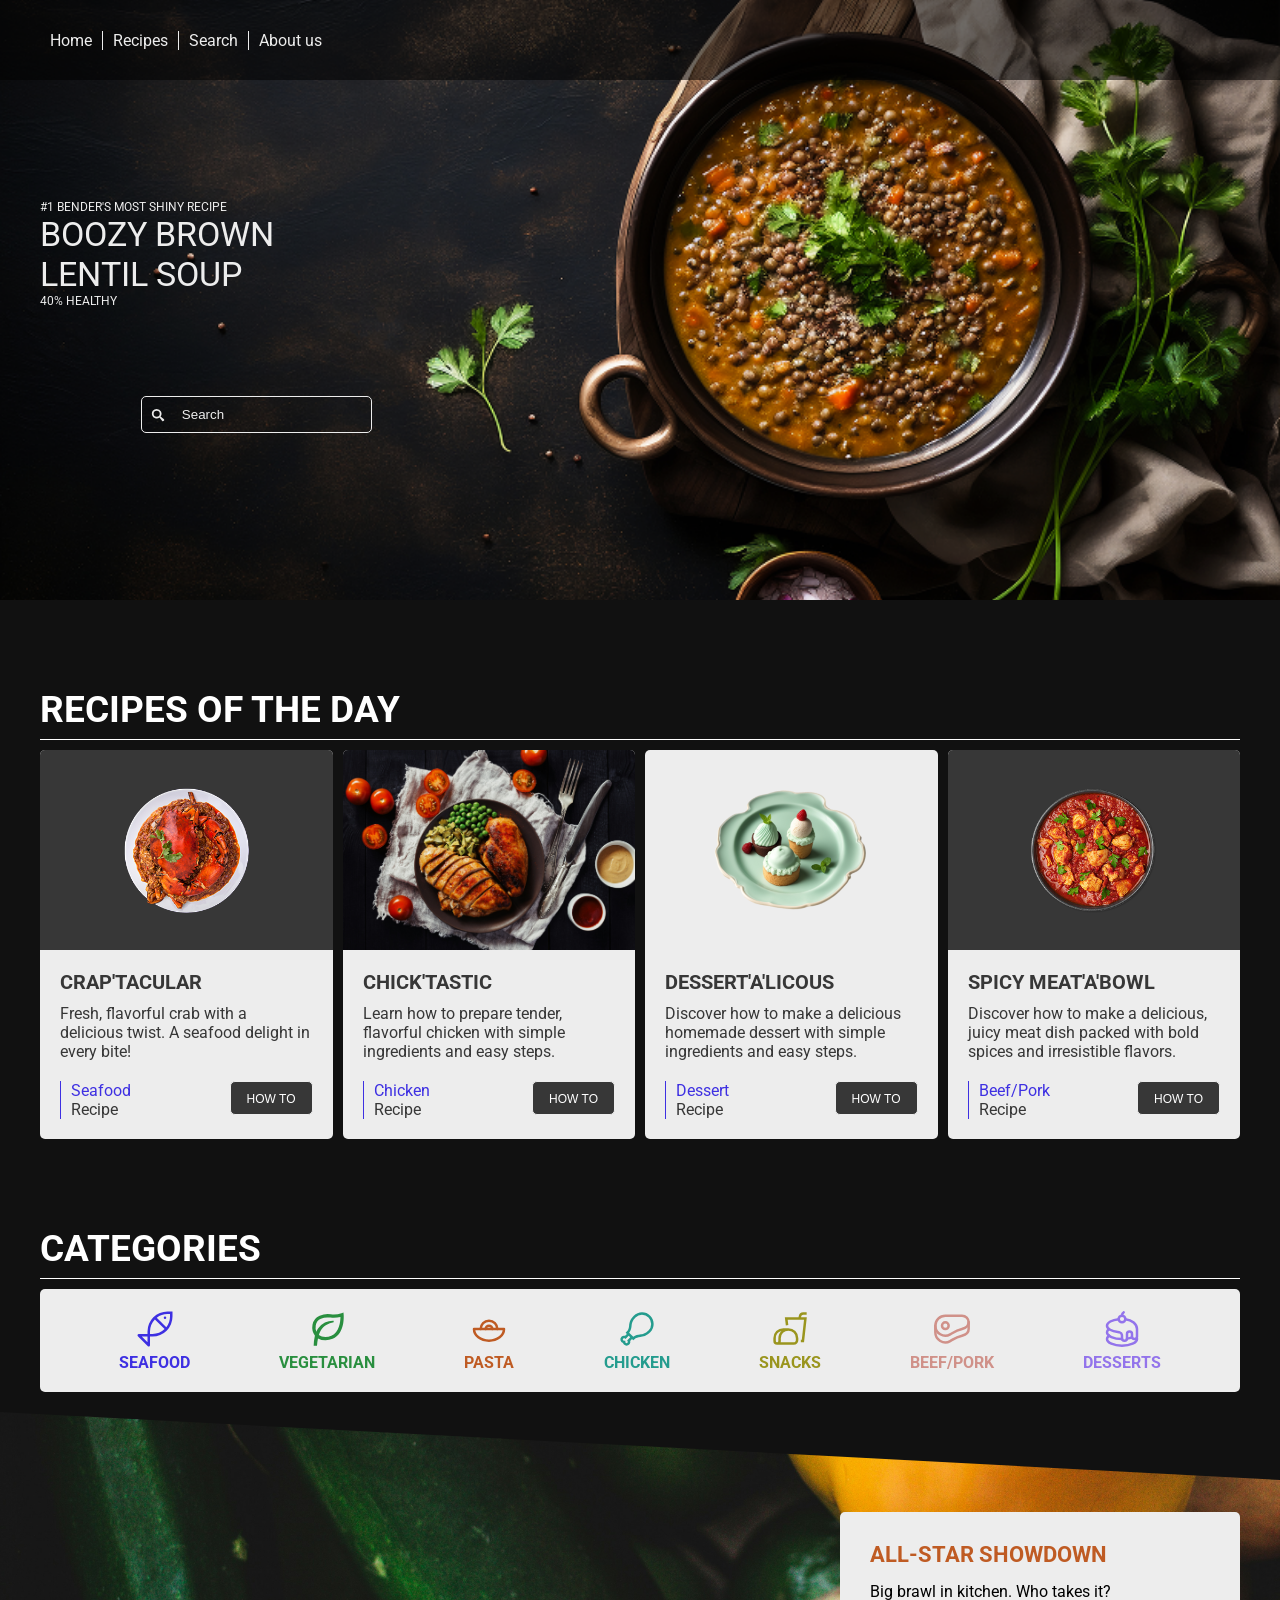
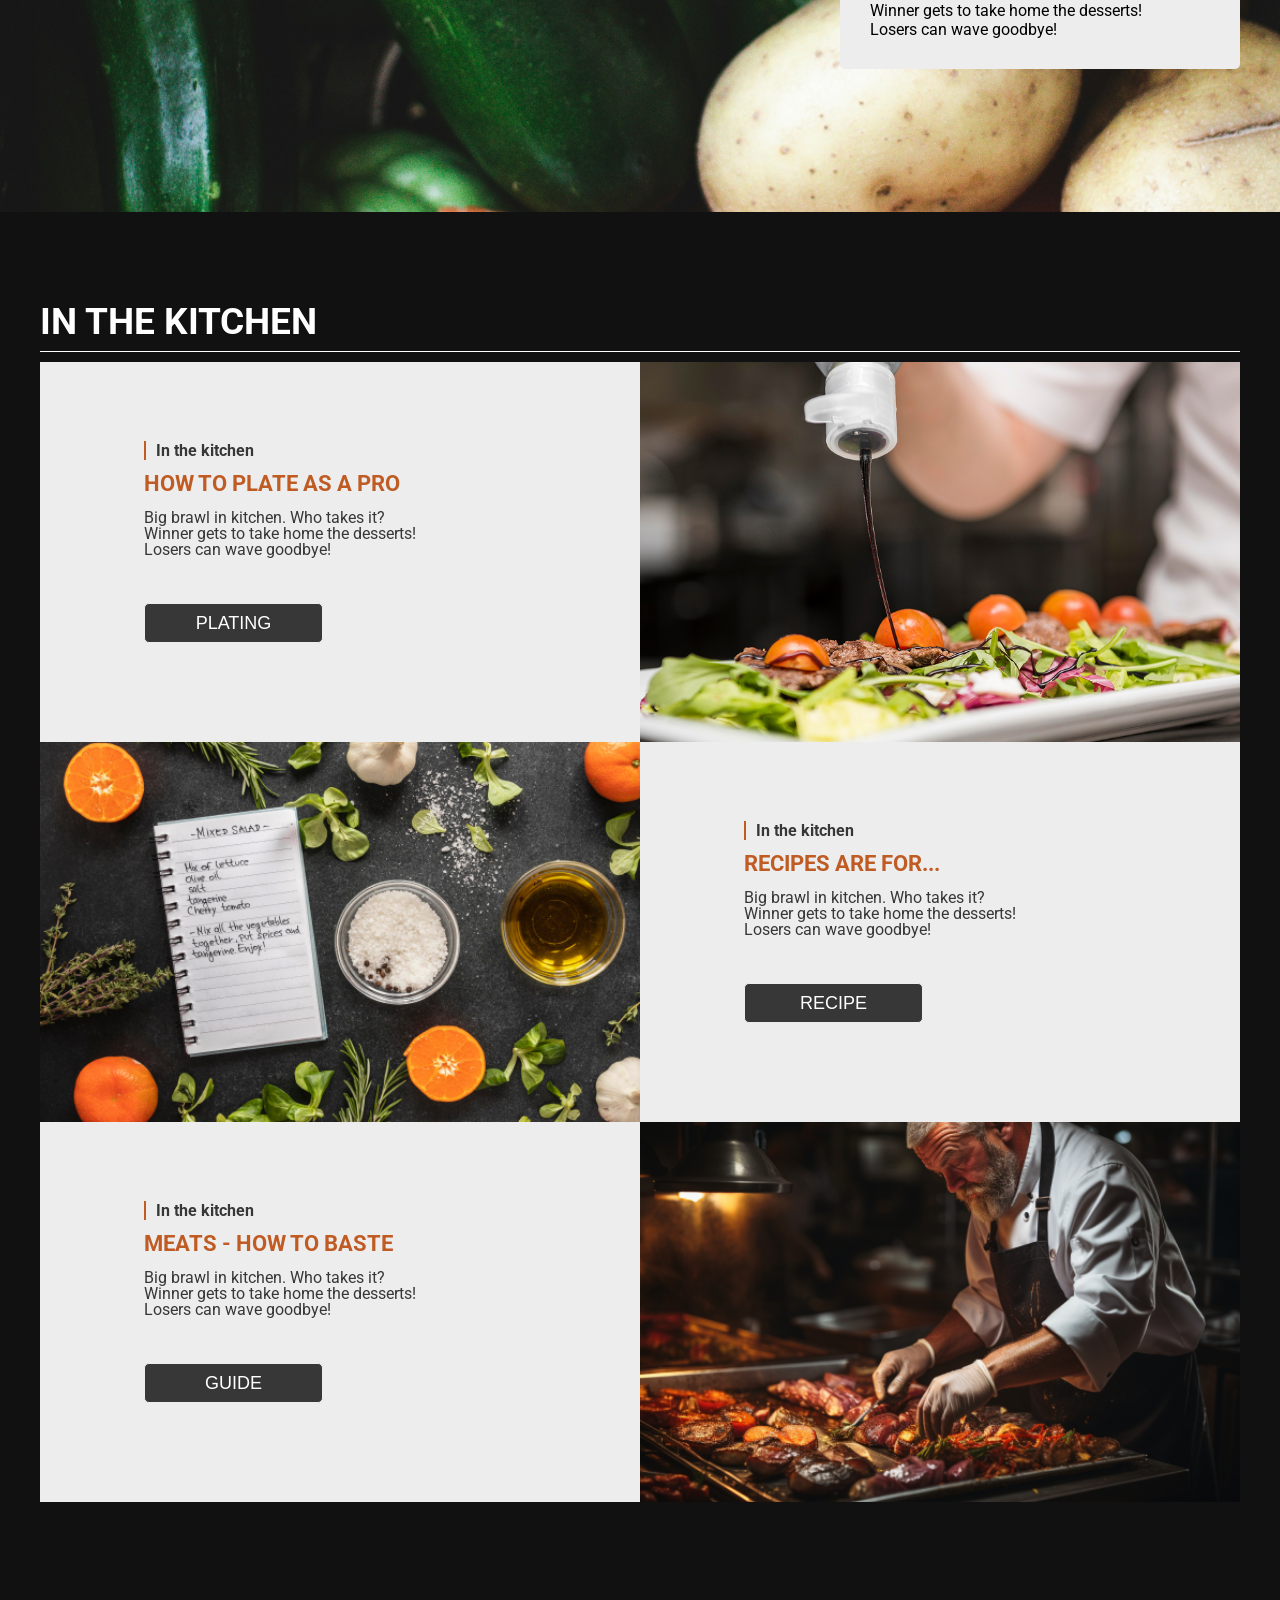
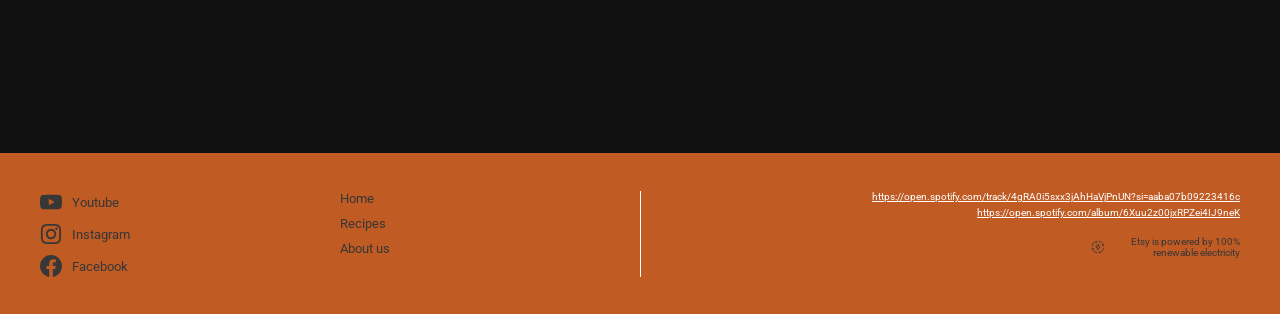
<file: index.html>
<!DOCTYPE html>
<html lang="en">

<head>
    <meta charset="UTF-8">
    <meta name="viewport" content="width=device-width, initial-scale=1.0">
    <title>Document</title>

    <link rel="preconnect" href="https://fonts.googleapis.com">
    <link rel="preconnect" href="https://fonts.gstatic.com" crossorigin>
    <link href="https://fonts.googleapis.com/css2?family=Roboto:ital,wght@0,100..900;1,100..900&display=swap"
        rel="stylesheet">

    <link rel="stylesheet" href="css/style.css">

</head>

<body>
    <div class="container">

        <!-- Navigation -->
        <nav class="navigation">
            <div class="menu-container">
                <ul>
                    <li><a href="index.html">Home</a></li>
                    <li><a href="recipes.html">Recipes</a></li>
                    <li><a href="search.html">Search</a></li>
                    <li><a href="about-us.html">About us</a></li>
                </ul>
            </div>
            <div class="hamburger-menu">
                <span><svg xmlns="http://www.w3.org/2000/svg" width="1em" height="1em" viewBox="0 0 16 16">
                        <path d="M0 0h16v16H0z" fill="none" />
                        <path fill="none" stroke="currentColor" stroke-linecap="round" stroke-linejoin="round"
                            stroke-width="1.5" d="m2.75 12.25h10.5m-10.5-4h10.5m-10.5-4h10.5" />
                    </svg>
                </span>
            </div>
        </nav>

        <div class="mobile-menu">
            <ul>
                <li><a class="menu-item" href="index.html">Home</a></li>
                <li><a class="menu-item" href="recipes.html">Recipes</a></li>
                <li><a class="menu-item" href="search.html">Search</a></li>
                <li><a class="menu-item" href="about-us.html">About us</a></li>
            </ul>
        </div>


        <!-- Hero section -->
        <section class="hero">
            <div class="hero-container">

                <div class="hero-text">

                    <h6>#1 Bender's most shiny recipe</h6>
                    <h4>Boozy brown</h4>
                    <h4>Lentil soup</h4>
                    <h6>40% healthy</h6>


                </div>

                <div class="hero-search">
                    <div class="search-box">
                        <span class="search-icon">
                            <svg xmlns="http://www.w3.org/2000/svg" width="1em" height="1em" viewBox="0 0 16 16">
                                <path d="M0 0h16v16H0z" fill="none" />
                                <path fill="currentColor"
                                    d="M6.5 1a5.5 5.5 0 0 1 4.437 8.749l3.556 2.846a1.351 1.351 0 1 1-1.898 1.898l-2.846-3.556A5.5 5.5 0 1 1 6.5 1m0 2a3.5 3.5 0 1 0 0 7a3.5 3.5 0 0 0 0-7" />
                            </svg>

                        </span>
                        <input type="text" placeholder="Search" name="" class="search-input">
                    </div>
                </div>

            </div>
        </section>

        <!-- Todays recipe section -->
        <section class="todays_recipes">

            <div class="todays_recipes_headline">Recipes of the day</div>
            <div class="todays_recipes_content">
                <div class="todays_recipes_content_block">
                    <div class="todays_recipes_content_block_image crab-background">
                        <img src="images/crab.png" alt="Crab" class="crab-image">
                    </div>

                    <div class="todays_recipes_content_block_text">
                        <div class="todays_recipes_content_block_text_top">
                            <h5>Crap'tacular</h5>
                            <p>Fresh, flavorful crab with a delicious twist. A seafood delight in every bite!</p>
                        </div>
                        <div class="todays_recipes_content_block_text_bottom">
                            <div data-category="seafood" class="todays_recipes_content_bottom_area">
                                <div class="todays_recipes_content_bottom_area_left">
                                    <p data-category="seafood" id="category-color">Seafood</p>
                                    <p>Recipe</p>
                                </div>
                                <div class="todays_recipes_content_bottom_area_right">
                                    <div class="todays_recipes_content_bottom_area_right_button">
                                        <button>
                                            <a href="#">How to</a>
                                        </button>
                                    </div>
                                </div>

                            </div>
                        </div>
                    </div>

                </div>


                <div class="todays_recipes_content_block">
                    <div class="todays_recipes_content_block_image">
                        <img src="images/chickendish.png" alt="chickendish" class="chicken-image">
                    </div>

                    <div class="todays_recipes_content_block_text">
                        <div class="todays_recipes_content_block_text_top">
                            <h5>Chick'tastic</h5>
                            <p>Learn how to prepare tender, flavorful chicken with simple ingredients and easy steps.
                            </p>
                        </div>
                        <div class="todays_recipes_content_block_text_bottom">
                            <div data-category="seafood" class="todays_recipes_content_bottom_area">
                                <div class="todays_recipes_content_bottom_area_left">
                                    <p data-category="seafood" id="category-color">Chicken</p>
                                    <p>Recipe</p>
                                </div>
                                <div class="todays_recipes_content_bottom_area_right">
                                    <div class="todays_recipes_content_bottom_area_right_button">
                                        <button>
                                            <a href="#">How to</a>
                                        </button>
                                    </div>
                                </div>

                            </div>
                        </div>
                    </div>

                </div>


                <div class="todays_recipes_content_block">
                    <div class="todays_recipes_content_block_image dessert-background">
                        <img src="images/dessert.png" alt="dessert" class="dessert-image">
                    </div>

                    <div class="todays_recipes_content_block_text">
                        <div class="todays_recipes_content_block_text_top">
                            <h5>Dessert'a'licous</h5>
                            <p>Discover how to make a delicious homemade dessert with simple ingredients and easy steps.
                            </p>
                        </div>
                        <div class="todays_recipes_content_block_text_bottom">
                            <div data-category="seafood" class="todays_recipes_content_bottom_area">
                                <div class="todays_recipes_content_bottom_area_left">
                                    <p data-category="seafood" id="category-color">Dessert</p>
                                    <p>Recipe</p>
                                </div>
                                <div class="todays_recipes_content_bottom_area_right">
                                    <div class="todays_recipes_content_bottom_area_right_button">
                                        <button>
                                            <a href="#">How to</a>
                                        </button>
                                    </div>
                                </div>

                            </div>
                        </div>
                    </div>

                </div>


                <div class="todays_recipes_content_block">
                    <div class="todays_recipes_content_block_image beefpork-background">
                        <img src="images/beefpork.png" alt="beefpork" class="beefpork-image">
                    </div>

                    <div class="todays_recipes_content_block_text">
                        <div class="todays_recipes_content_block_text_top">
                            <h5>Spicy meat'a'bowl</h5>
                            <p>Discover how to make a delicious, juicy meat dish packed with bold spices and
                                irresistible flavors.</p>
                        </div>
                        <div class="todays_recipes_content_block_text_bottom">
                            <div data-category="seafood" class="todays_recipes_content_bottom_area">
                                <div class="todays_recipes_content_bottom_area_left">
                                    <p data-category="seafood" id="category-color">Beef/Pork</p>
                                    <p>Recipe</p>
                                </div>
                                <div class="todays_recipes_content_bottom_area_right">
                                    <div class="todays_recipes_content_bottom_area_right_button">
                                        <button>
                                            <a href="#">How to</a>
                                        </button>
                                    </div>
                                </div>

                            </div>
                        </div>
                    </div>

                </div>


            </div>


        </section>

        <!-- Categories section -->
        <section class="categories">
            <div class="todays_recipes_headline">Categories</div>
            <div class="categories_content">
                <div class="categories_content_block">
                    <span data-category="seafood" class="iconify">
                        <svg xmlns="http://www.w3.org/2000/svg" width="1em" height="1em" viewBox="0 0 32 32">
                            <path d="M0 0h32v32H0z" fill="none" />
                            <circle cx="24" cy="7" r="1" fill="currentColor" />
                            <path fill="currentColor"
                                d="M26 2a16.02 16.02 0 0 0-16 16v2H3a1 1 0 0 0-.707 1.707l8 8A1 1 0 0 0 12 29v-7h2A16.02 16.02 0 0 0 30 6V2ZM10 26.586L5.414 22H10ZM12 20v-2a13.94 13.94 0 0 1 3.908-9.678l7.77 7.77A13.94 13.94 0 0 1 14 20ZM28 6a13.9 13.9 0 0 1-2.98 8.606L17.395 6.98A13.9 13.9 0 0 1 26 4h2Z" />
                        </svg>

                    </span>
                    <p data-category="seafood">Seafood</p>
                </div>

                <!-- start -->
                <div class="categories_content_block">
                    <span data-category="vegetarian" class="iconify">
                        <svg xmlns="http://www.w3.org/2000/svg" width="1em" height="1em" viewBox="0 0 24 24">
                            <path d="M0 0h24v24H0z" fill="none" />
                            <path fill="currentColor"
                                d="m21.88 2.15l-1.2.4a13.84 13.84 0 0 1-6.41.64a11.87 11.87 0 0 0-6.68.9A7.23 7.23 0 0 0 3.3 9.5a8.65 8.65 0 0 0 1.47 6.6c-.06.21-.12.42-.17.63A22.6 22.6 0 0 0 4 22h2a31 31 0 0 1 .59-4.32a9.25 9.25 0 0 0 4.52 1.11a11 11 0 0 0 4.28-.87C23 14.67 22 3.86 22 3.41zm-7.27 13.93c-2.61 1.11-5.73.92-7.48-.45a13.8 13.8 0 0 1 1.21-2.84A10.2 10.2 0 0 1 9.73 11a9 9 0 0 1 1.81-1.42A12 12 0 0 1 16 8V7a11.4 11.4 0 0 0-5.26 1.08a10.3 10.3 0 0 0-4.12 3.65a15 15 0 0 0-1 1.87a7 7 0 0 1-.38-3.73a5.24 5.24 0 0 1 3.14-4a8.9 8.9 0 0 1 3.82-.84c.62 0 1.23.06 1.87.11a16.2 16.2 0 0 0 6-.35C20 7.55 19.5 14 14.61 16.08" />
                        </svg>


                    </span>
                    <p data-category="vegetarian">Vegetarian</p>
                </div>
                <!-- stop -->

                <!-- start -->
                <div class="categories_content_block">
                    <span data-category="pasta" class="iconify">
                        <svg xmlns="http://www.w3.org/2000/svg" width="1em" height="1em" viewBox="0 0 24 24">
                            <path d="M0 0h24v24H0z" fill="none" />
                            <g fill="none" stroke="currentColor" stroke-linecap="round" stroke-linejoin="round"
                                stroke-width="1.5">
                                <path d="M3 12h18c0 4 -4 7 -9 7s-9 -3 -9 -7" />
                                <path d="M7 12a5 5 0 0 1 10 0" />
                                <path d="M10 12a2 2 0 0 1 4 0" />
                            </g>
                        </svg>


                    </span>
                    <p data-category="pasta">Pasta</p>
                </div>

                <!-- stop -->

                <!-- start -->

                <div class="categories_content_block">
                    <span data-category="chicken" class="iconify">
                        <svg xmlns="http://www.w3.org/2000/svg" width="1em" height="1em" viewBox="0 0 24 24">
                            <path d="M0 0h24v24H0z" fill="none" />
                            <path fill="currentColor"
                                d="M19.95 4.05A6.96 6.96 0 0 0 15 2c-1.87 0-3.625.73-4.95 2.05c-2.325 2.325-2.575 4.265-2.795 5.975c-.18 1.39-.32 2.485-1.535 3.695l-.53.53l.75.75l-1.085 1.085a2.25 2.25 0 0 0-2.195.575a2.254 2.254 0 0 0 .935 3.745c.105.35.295.67.56.935c.425.425.99.66 1.59.66s1.165-.235 1.59-.66c.585-.585.79-1.425.575-2.195l1.085-1.085l.75.75l.53-.53c1.21-1.21 2.31-1.355 3.695-1.535c1.71-.22 3.65-.475 5.975-2.795A6.96 6.96 0 0 0 21.995 9c0-1.87-.73-3.625-2.05-4.95zM6.08 18.86l.305.505a.755.755 0 0 1-.105.92a.764.764 0 0 1-1.06 0a.75.75 0 0 1-.22-.53v-.75h-.75a.75.75 0 0 1-.53-1.28a.734.734 0 0 1 .915-.105l.505.31L7 16.07l.94.94l-1.86 1.86zm12.81-5.97c-1.965 1.965-3.49 2.16-5.105 2.37c-1.295.17-2.63.34-4.005 1.455L7.285 14.22c1.115-1.375 1.29-2.71 1.455-4.005c.21-1.615.405-3.145 2.37-5.105a5.507 5.507 0 0 1 7.78 0a5.507 5.507 0 0 1 0 7.78" />
                        </svg>


                    </span>
                    <p data-category="chicken">Chicken</p>
                </div>

                <!-- stop -->

                <!-- start -->

                <div class="categories_content_block">
                    <span data-category="snacks" class="iconify">
                        <svg xmlns="http://www.w3.org/2000/svg" width="1em" height="1em" viewBox="0 0 24 24">
                            <path d="M0 0h24v24H0z" fill="none" />
                            <g fill="currentColor">
                                <path
                                    d="M17.231 4.298A2.75 2.75 0 0 1 19.944 2H22v1.5h-2.056a1.25 1.25 0 0 0-1.233 1.045L18.635 5h3.453L20.42 20H18.5v-1.5h.579l1.333-12H10.6l.394 3.157l-1.488.186L8.9 5h8.214z" />
                                <path fill-rule="evenodd"
                                    d="M8 11.5a6 6 0 0 0-6 6v1.75a2.25 2.25 0 0 0 2.25 2.25h10A2.75 2.75 0 0 0 17 18.75V17.5a6 6 0 0 0-6-6zm6.25 8.5H6.372q.126-.354.128-.75V17.5a4.5 4.5 0 1 1 9 0v1.25c0 .69-.56 1.25-1.25 1.25M5 17.5c0-1.717.72-3.265 1.876-4.359A4.5 4.5 0 0 0 3.5 17.5v1.75a.75.75 0 0 0 1.5 0z"
                                    clip-rule="evenodd" />
                            </g>
                        </svg>


                    </span>
                    <p data-category="snacks">Snacks</p>
                </div>
                <!-- stop -->

                <!-- start -->
                <div class="categories_content_block">
                    <span data-category="beef/pork" class="iconify">
                        <svg xmlns="http://www.w3.org/2000/svg" width="1em" height="1em" viewBox="0 0 24 24">
                            <path d="M0 0h24v24H0z" fill="none" />
                            <g fill="none" stroke="currentColor" stroke-linecap="round" stroke-linejoin="round"
                                stroke-width="1.5">
                                <circle cx="8" cy="10" r="2" />
                                <path
                                    d="M2 10a6 6 0 0 0 8.917 5.245C13.189 13.978 14 13 18 12c2.232-.558 4-1.79 4-4a4 4 0 0 0-4-4H8a6 6 0 0 0-6 6" />
                                <path
                                    d="M2 10v4a6 6 0 0 0 8.917 5.245C13.189 17.978 14 17 18 16c2.232-.558 4-1.79 4-4V8" />
                            </g>
                        </svg>


                    </span>
                    <p data-category="beef/pork">beef/pork</p>
                </div>


                <div class="categories_content_block">
                    <span data-category="desserts" class="iconify">
                        <svg xmlns="http://www.w3.org/2000/svg" width="1em" height="1em" viewBox="0 0 24 24">
                            <path d="M0 0h24v24H0z" fill="none" />
                            <g fill="none" stroke="currentColor" stroke-linecap="round" stroke-linejoin="round"
                                stroke-width="1.5">
                                <circle cx="12" cy="6" r="2" />
                                <path
                                    d="M12 18c-4.97 0-9-1.79-9-4c0-.729.438-1.412 1.204-2m13.75 5c-.856.335-1.856.6-2.954.772" />
                                <path
                                    d="M20.93 17.5q.07.245.07.5c0 2.21-4.03 4-9 4s-9-1.79-9-4c0-.729.438-1.412 1.204-2" />
                                <path
                                    d="M14 6.099C18.008 6.503 21 9 21 12v4.5a1.5 1.5 0 0 1-3 0V15a1.5 1.5 0 0 0-3 0v2.5a1.5 1.5 0 0 1-3 0v-1c0-.505 0-.758-.033-.935c-.145-.796-.59-1.303-1.361-1.548c-.173-.054-.482-.094-1.1-.173C5.748 13.364 3 11.824 3 10c0-1.904 2.992-3.497 7-3.901M13 2c-.333.167-1 .8-1 2" />
                            </g>
                        </svg>


                    </span>
                    <p data-category="desserts">Desserts</p>
                </div>


            </div>

        </section>

        <!-- Full width image section -->
        <section class="image_section">
            <div class="image_section_controller">
                <div class="image_section_box">
                    <h4>All-star showdown</h4>

                    <p>Big brawl in kitchen. Who takes it? <br>
                        Winner gets to take home the desserts!<br>
                        Losers can wave goodbye!</p>

                </div>

            </div>

        </section>



        <!-- Content area (6 boxes)-->
        <section class="content_area">

            <div class="todays_recipes_headline">In the kitchen</div>


            <div class="content_area_container">

                <div class="content_area_container_box text-box">
                    <h5>In the kitchen</h5>
                    <h3>How to plate as a pro</h3>
                    <p>Big brawl in kitchen. Who takes it? <br>
                        Winner gets to take home the desserts!<br>
                        Losers can wave goodbye!</p>

                    <button>Plating</button>

                </div>

                <div class="content_area_container_box">
                    <img src="images/salad.png" alt="salad on plate">
                </div>


                <div class="content_area_container_box">
                    <img src="images/recipelist.png" alt="saladrecipe">
                </div>



                <div class="content_area_container_box text-box">
                    <h5>In the kitchen</h5>
                    <h3>Recipes are for...</h3>
                    <p>Big brawl in kitchen. Who takes it? <br>
                        Winner gets to take home the desserts!<br>
                        Losers can wave goodbye!</p>

                    <button>Recipe</button>
                </div>


                <div class="content_area_container_box text-box">
                    <h5>In the kitchen</h5>
                    <h3>Meats - how to baste</h3>
                    <p>Big brawl in kitchen. Who takes it? <br>
                        Winner gets to take home the desserts!<br>
                        Losers can wave goodbye!</p>

                    <button>Guide</button>
                </div>


                <div class="content_area_container_box">
                    <img src="images/cookingman.png" alt="cooking man">
                </div>

            </div>

        </section>









 <!-- Footer -->
        <footer class="footer">

            <div class="footer_container">

                <div class="footer_socialmedia">
                    <a href="https://www.youtube.com/">
                        <svg xmlns="http://www.w3.org/2000/svg" width="1em" height="1em" viewBox="0 0 24 24">
                            <path d="M0 0h24v24H0z" fill="none" />
                            <g fill="none">
                                <g clip-path="url(#SVGXv8lpc2Y)">
                                    <path fill="currentColor"
                                        d="M23.5 6.507a2.8 2.8 0 0 0-.766-1.27a3.05 3.05 0 0 0-1.338-.742C19.518 4 11.994 4 11.994 4a77 77 0 0 0-9.39.47a3.16 3.16 0 0 0-1.338.76c-.37.356-.638.795-.778 1.276A29 29 0 0 0 0 12c-.012 1.841.151 3.68.488 5.494c.137.479.404.916.775 1.269s.833.608 1.341.743c1.903.494 9.39.494 9.39.494a77 77 0 0 0 9.402-.47a3.05 3.05 0 0 0 1.338-.742a2.8 2.8 0 0 0 .765-1.27A28.4 28.4 0 0 0 24 12.023a26.6 26.6 0 0 0-.5-5.517M9.602 15.424V8.577l6.26 3.424z" />
                                </g>
                                <defs>
                                    <clipPath id="SVGXv8lpc2Y">
                                        <path fill="#fff" d="M0 0h24v24H0z" />
                                    </clipPath>
                                </defs>
                            </g>
                        </svg>


                        Youtube
                    </a>


                    <a href="https://www.instagram.com/">
                        <svg xmlns="http://www.w3.org/2000/svg" width="1em" height="1em" viewBox="0 0 24 24">
                            <path d="M0 0h24v24H0z" fill="none" />
                            <path fill="currentColor" fill-rule="evenodd"
                                d="M7.465 1.066C8.638 1.012 9.012 1 12 1s3.362.013 4.534.066s1.972.24 2.672.511c.733.277 1.398.71 1.948 1.27c.56.549.992 1.213 1.268 1.947c.272.7.458 1.5.512 2.67C22.988 8.639 23 9.013 23 12s-.013 3.362-.066 4.535c-.053 1.17-.24 1.97-.512 2.67a5.4 5.4 0 0 1-1.268 1.949c-.55.56-1.215.992-1.948 1.268c-.7.272-1.5.458-2.67.512c-1.174.054-1.548.066-4.536.066s-3.362-.013-4.535-.066c-1.17-.053-1.97-.24-2.67-.512a5.4 5.4 0 0 1-1.949-1.268a5.4 5.4 0 0 1-1.269-1.948c-.271-.7-.457-1.5-.511-2.67C1.012 15.361 1 14.987 1 12s.013-3.362.066-4.534s.24-1.972.511-2.672a5.4 5.4 0 0 1 1.27-1.948a5.4 5.4 0 0 1 1.947-1.269c.7-.271 1.5-.457 2.67-.511m8.98 1.98c-1.16-.053-1.508-.064-4.445-.064s-3.285.011-4.445.064c-1.073.049-1.655.228-2.043.379c-.513.2-.88.437-1.265.822a3.4 3.4 0 0 0-.822 1.265c-.151.388-.33.97-.379 2.043c-.053 1.16-.064 1.508-.064 4.445s.011 3.285.064 4.445c.049 1.073.228 1.655.379 2.043c.176.477.457.91.822 1.265c.355.365.788.646 1.265.822c.388.151.97.33 2.043.379c1.16.053 1.507.064 4.445.064s3.285-.011 4.445-.064c1.073-.049 1.655-.228 2.043-.379c.513-.2.88-.437 1.265-.822c.365-.355.646-.788.822-1.265c.151-.388.33-.97.379-2.043c.053-1.16.064-1.508.064-4.445s-.011-3.285-.064-4.445c-.049-1.073-.228-1.655-.379-2.043c-.2-.513-.437-.88-.822-1.265a3.4 3.4 0 0 0-1.265-.822c-.388-.151-.97-.33-2.043-.379m-5.85 12.345a3.669 3.669 0 0 0 4-5.986a3.67 3.67 0 1 0-4 5.986M8.002 8.002a5.654 5.654 0 1 1 7.996 7.996a5.654 5.654 0 0 1-7.996-7.996m10.906-.814a1.337 1.337 0 1 0-1.89-1.89a1.337 1.337 0 0 0 1.89 1.89"
                                clip-rule="evenodd" />
                        </svg>

                        Instagram
                    </a>


                    <a href="https://www.facebook.com/">
                        <svg xmlns="http://www.w3.org/2000/svg" width="1em" height="1em" viewBox="0 0 24 24">
                            <path d="M0 0h24v24H0z" fill="none" />
                            <g fill="none">
                                <g clip-path="url(#SVGXv8lpc2Y)">
                                    <path fill="currentColor" fill-rule="evenodd"
                                        d="M0 12.067C0 18.034 4.333 22.994 10 24v-8.667H7V12h3V9.333c0-3 1.933-4.666 4.667-4.666c.866 0 1.8.133 2.666.266V8H15.8c-1.467 0-1.8.733-1.8 1.667V12h3.2l-.533 3.333H14V24c5.667-1.006 10-5.966 10-11.933C24 5.43 18.6 0 12 0S0 5.43 0 12.067"
                                        clip-rule="evenodd" />
                                </g>
                                <defs>
                                    <clipPath id="SVGXv8lpc2Y">
                                        <path fill="#fff" d="M0 0h24v24H0z" />
                                    </clipPath>
                                </defs>
                            </g>
                        </svg>

                        Facebook
                    </a>

                </div>

                <div class="footer_link">
                    <a href="index.html">Home</a>
                    <a href="recipes.html">Recipes</a>
                    <a href="about-us.html">About us</a>
                </div>

                <div class="footer_information">
                    <a
                        href="https://open.spotify.com/track/4gRA0i5sxx3jAhHaVjPnUN?si=aaba07b09223416c">https://open.spotify.com/track/4gRA0i5sxx3jAhHaVjPnUN?si=aaba07b09223416c</a>
                    <a href="https://open.spotify.com/album/6Xuu2z00jxRPZei4IJ9neK"
                        class="spotifyalbum">https://open.spotify.com/album/6Xuu2z00jxRPZei4IJ9neK</a>



                    <p>
                        <svg xmlns="http://www.w3.org/2000/svg" width="1em" height="1em" viewBox="0 0 24 24">
                            <path d="M0 0h24v24H0z" fill="none" />
                            <g fill="none" stroke="currentColor" stroke-linecap="round" stroke-width="1.5">
                                <path
                                    d="M2 10c.78-3.816 3.67-6.87 7.406-7.91c.314-.087.47-.131.555-.038c.085.094.022.248-.102.558L9 4.5M14 2c3.816.78 6.87 3.67 7.91 7.406c.087.314.131.47.038.555c-.094.085-.248.022-.558-.102L19.5 9m2.5 5c-.78 3.816-3.67 6.87-7.406 7.91c-.314.087-.47.131-.555.038c-.085-.094-.022-.248.102-.558L15 19.5M10 22c-3.816-.78-6.87-3.67-7.91-7.406c-.087-.314-.131-.47-.038-.555c.094-.085.248-.022.558.102L4.5 15" />
                                <path stroke-linejoin="round"
                                    d="m8.613 11.665l3.499-4.492c.274-.351.787-.132.787.336v3.476c0 .28.2.508.449.508h1.702c.386 0 .592.514.337.842l-3.499 4.492c-.274.351-.787.132-.787-.336v-3.476c0-.28-.2-.508-.449-.508H8.95c-.386 0-.593-.514-.337-.842" />
                            </g>
                        </svg>

                        Etsy is powered by 100% renewable electricity
                    </p>
                </div>



        </footer>







 </div>

       

   

    <script src="js/app.js"></script>

</body>

</html>
</file>
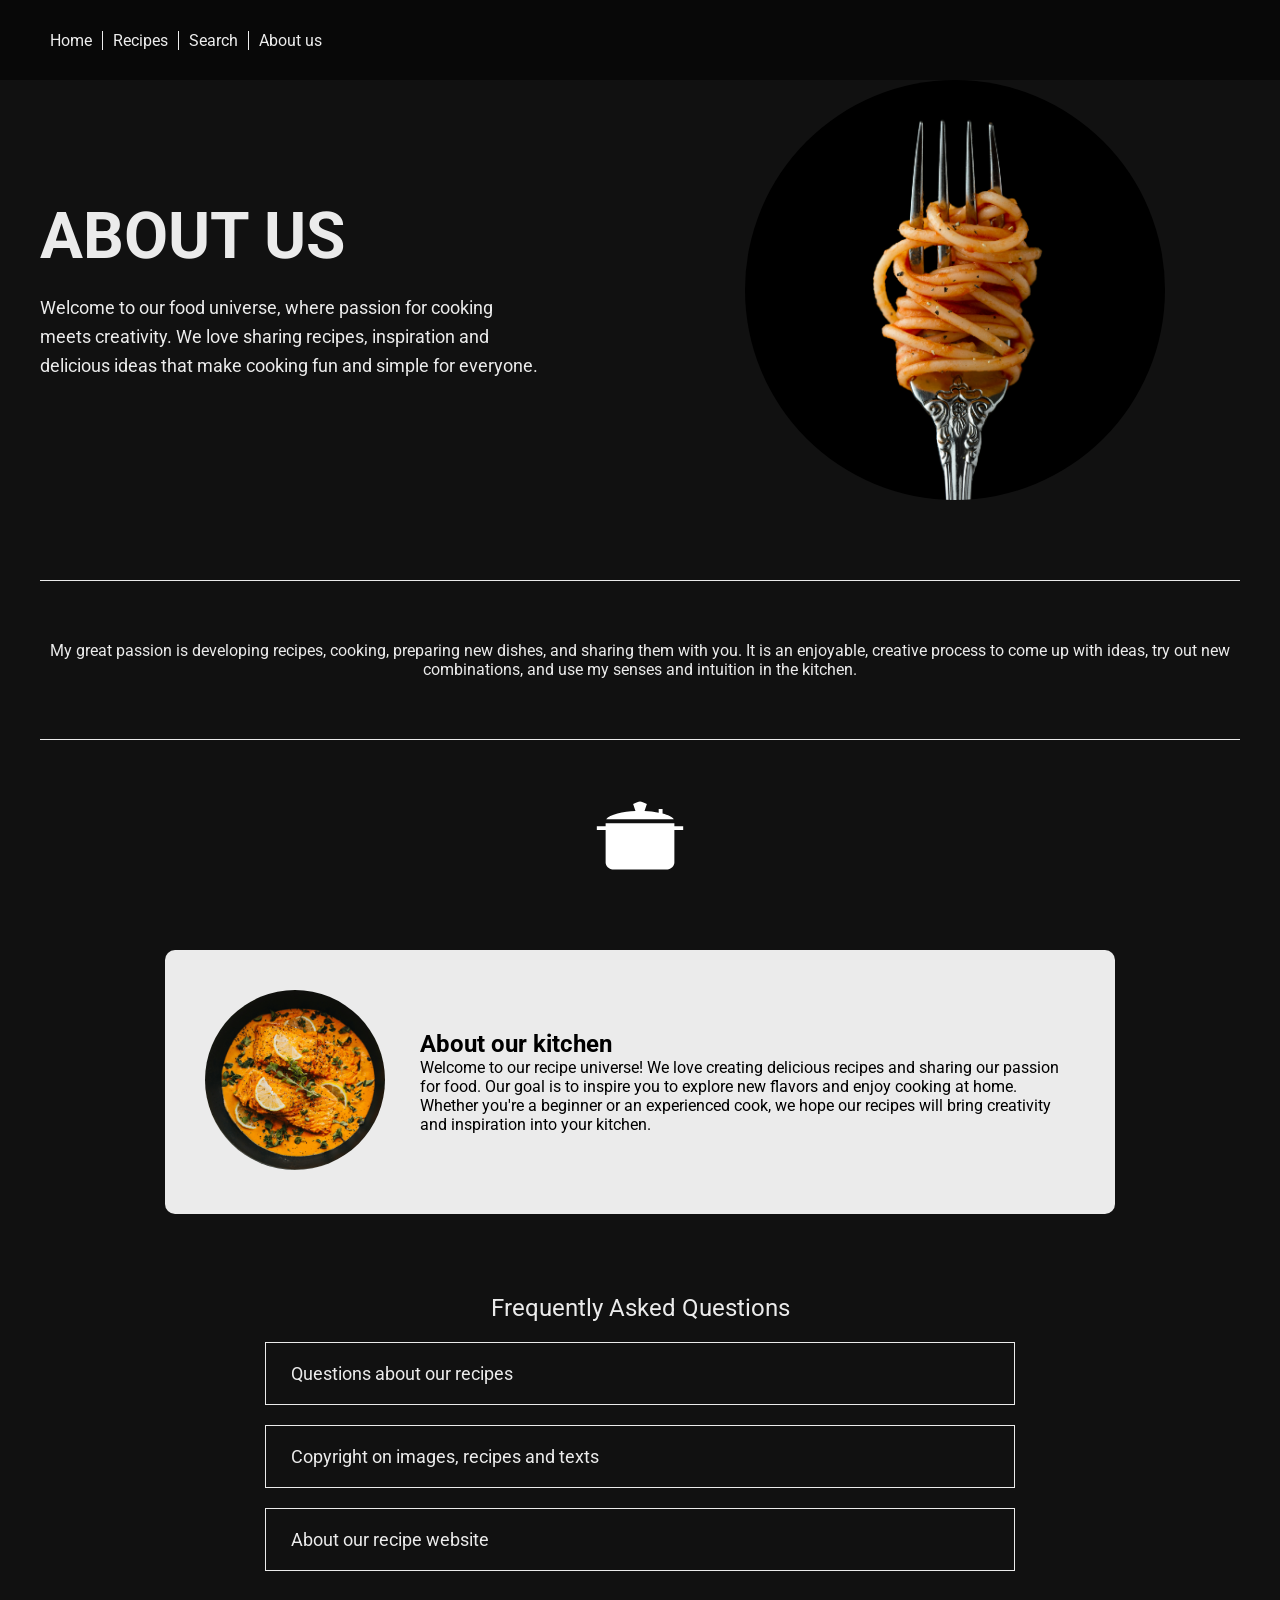
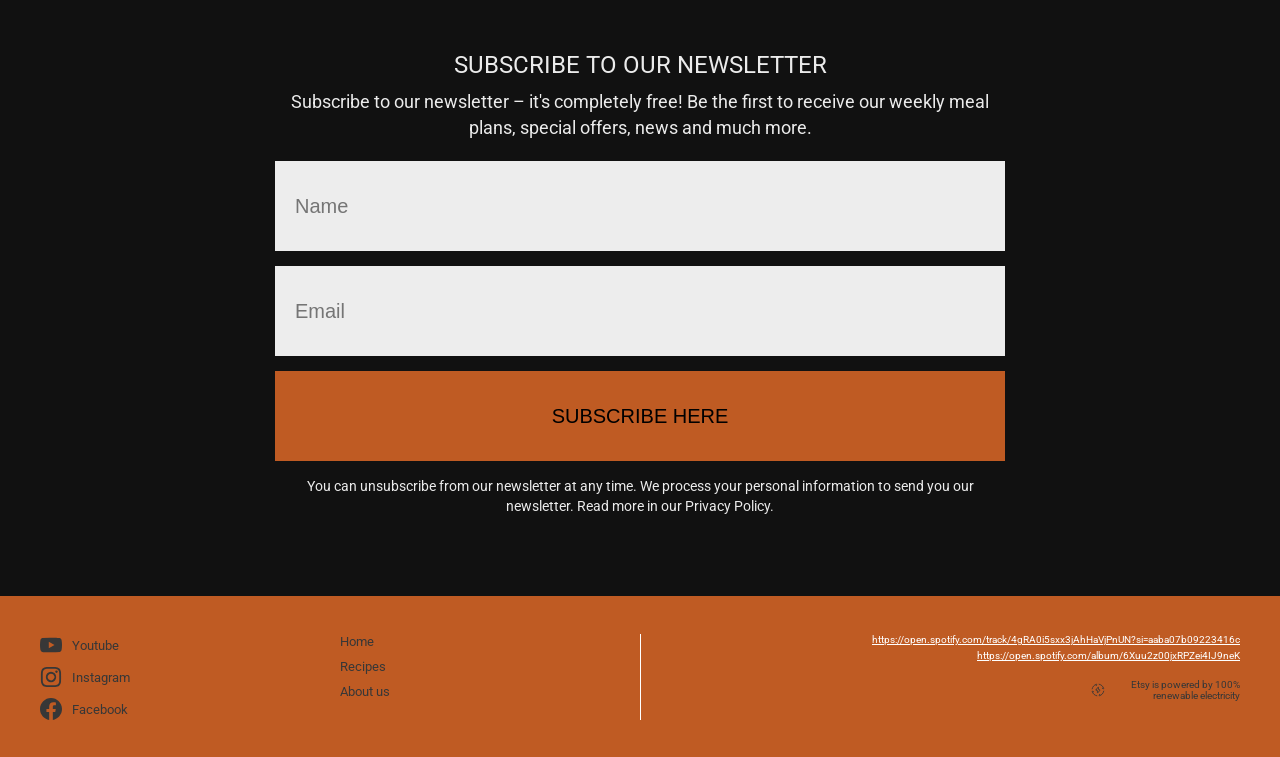
<file: about-us.html>
<!DOCTYPE html>
<html lang="en">

<head>
    <meta charset="UTF-8">
    <meta name="viewport" content="width=device-width, initial-scale=1.0">
    <title>Document</title>

    <link rel="preconnect" href="https://fonts.googleapis.com">
    <link rel="preconnect" href="https://fonts.gstatic.com" crossorigin>
    <link href="https://fonts.googleapis.com/css2?family=Roboto:ital,wght@0,100..900;1,100..900&display=swap"
        rel="stylesheet">

    <link rel="stylesheet" href="css/style.css">

</head>

<body>

<div class="container">

        <!-- Navigation -->
        <nav class="navigation">
            <div class="menu-container">
                <ul>
                    <li><a href="index.html">Home</a></li>
                    <li><a href="recipes.html">Recipes</a></li>
                    <li><a href="search.html">Search</a></li>
                    <li><a href="about-us.html">About us</a></li>
                </ul>
            </div>
            <div class="hamburger-menu">
                <span><svg xmlns="http://www.w3.org/2000/svg" width="1em" height="1em" viewBox="0 0 16 16">
	<path d="M0 0h16v16H0z" fill="none" />
	<path fill="none" stroke="currentColor" stroke-linecap="round" stroke-linejoin="round" stroke-width="1.5" d="m2.75 12.25h10.5m-10.5-4h10.5m-10.5-4h10.5" />
</svg>
</span>
            </div>
        </nav>

        <div class="mobile-menu">
            <ul>
                    <li><a class= "menu-item" href="index.html">Home</a></li>
                    <li><a class= "menu-item" href="recipes.html">Recipes</a></li>
                    <li><a class= "menu-item" href="search.html">Search</a></li>
                    <li><a class= "menu-item" href="about-us.html">About us</a></li>
                </ul>
        </div>

</div>



<section class="about-hero">
    <div class="about-hero-text">
        
        <h1>ABOUT US</h1>
        <p>
            Welcome to our food universe, where passion for cooking meets creativity.
            We love sharing recipes, inspiration and delicious ideas that make cooking
            fun and simple for everyone.
        </p>
    </div>

    <div class="about-hero-image">
        <img src="images/fork.jpg" alt="Fork with pasta">
    </div>
</section>


<!-- About quote section -->
<section class="about-quote">
    <p>
        My great passion is developing recipes, cooking, preparing new dishes, and sharing them with you. It is an enjoyable, creative process to come up with ideas, try out new combinations, and use my senses and intuition in the kitchen.
    </p>
</section>

<div class="about-icon">
    <svg xmlns="http://www.w3.org/2000/svg" width="1em" height="1em" viewBox="0 0 512 512">
	<path d="M0 0h512v512H0z" fill="none" />
	<path fill="#fff" d="M256 100c-8 0-16 4-32 12l10.848 32.543C179.665 147.226 112.76 160.04 98.68 183h314.625c-7.012-11.422-27.093-20.334-52.305-26.738V135h-18v17.266c-21.203-4.107-44.4-6.68-65.848-7.723L288 112c-16-8-24-12-32-12M96 201v14H55v18h41v151c0 16 16 32 32 32h256c16 0 32-16 32-32V233h41v-18h-41v-14z" />
</svg>

</div>


<section class="about-information">

    <div class="about-information-image">
        <img src="images/salmon.jpg" alt="salmon">
    </div>

    <div class="about-text">
        <h2>About our kitchen</h2>

        <p>
            Welcome to our recipe universe! We love creating
            delicious recipes and sharing our passion for food.
            Our goal is to inspire you to explore new flavors
            and enjoy cooking at home.
        </p>

        <p>
            Whether you're a beginner or an experienced cook,
            we hope our recipes will bring creativity and
            inspiration into your kitchen.
        </p>
    </div>

</section>


<!-- FAQ section -->
<section class="about-faq">

    <h2>Frequently Asked Questions</h2>

    <div class="faq-box">
        <p>Questions about our recipes</p>
    </div>

    <div class="faq-box">
        <p>Copyright on images, recipes and texts</p>
    </div>

    <div class="faq-box">
        <p>About our recipe website</p>
    </div>

</section>


<!-- Newsletter section -->
<section class="about-newsletter">

    <h2>Subscribe to our newsletter</h2>

    <p>
        Subscribe to our newsletter – it's completely free!
        Be the first to receive our weekly meal plans,
        special offers, news and much more.
    </p>

    <form class="newsletter-form">

        <input type="text" placeholder="Name" name="name">

        <input type="email" placeholder="Email" name="email">

        <button type="button">SUBSCRIBE HERE</button>

    </form>

    <p class="newsletter-info">
        You can unsubscribe from our newsletter at any time.
        We process your personal information to send you
        our newsletter. Read more in our Privacy Policy.
    </p>

</section>





    

<!-- Footer -->
        <footer class="footer">

            <div class="footer_container">

                <div class="footer_socialmedia">
                    <a href="https://www.youtube.com/">
                        <svg xmlns="http://www.w3.org/2000/svg" width="1em" height="1em" viewBox="0 0 24 24">
                            <path d="M0 0h24v24H0z" fill="none" />
                            <g fill="none">
                                <g clip-path="url(#SVGXv8lpc2Y)">
                                    <path fill="currentColor"
                                        d="M23.5 6.507a2.8 2.8 0 0 0-.766-1.27a3.05 3.05 0 0 0-1.338-.742C19.518 4 11.994 4 11.994 4a77 77 0 0 0-9.39.47a3.16 3.16 0 0 0-1.338.76c-.37.356-.638.795-.778 1.276A29 29 0 0 0 0 12c-.012 1.841.151 3.68.488 5.494c.137.479.404.916.775 1.269s.833.608 1.341.743c1.903.494 9.39.494 9.39.494a77 77 0 0 0 9.402-.47a3.05 3.05 0 0 0 1.338-.742a2.8 2.8 0 0 0 .765-1.27A28.4 28.4 0 0 0 24 12.023a26.6 26.6 0 0 0-.5-5.517M9.602 15.424V8.577l6.26 3.424z" />
                                </g>
                                <defs>
                                    <clipPath id="SVGXv8lpc2Y">
                                        <path fill="#fff" d="M0 0h24v24H0z" />
                                    </clipPath>
                                </defs>
                            </g>
                        </svg>


                        Youtube
                    </a>


                    <a href="https://www.instagram.com/">
                        <svg xmlns="http://www.w3.org/2000/svg" width="1em" height="1em" viewBox="0 0 24 24">
                            <path d="M0 0h24v24H0z" fill="none" />
                            <path fill="currentColor" fill-rule="evenodd"
                                d="M7.465 1.066C8.638 1.012 9.012 1 12 1s3.362.013 4.534.066s1.972.24 2.672.511c.733.277 1.398.71 1.948 1.27c.56.549.992 1.213 1.268 1.947c.272.7.458 1.5.512 2.67C22.988 8.639 23 9.013 23 12s-.013 3.362-.066 4.535c-.053 1.17-.24 1.97-.512 2.67a5.4 5.4 0 0 1-1.268 1.949c-.55.56-1.215.992-1.948 1.268c-.7.272-1.5.458-2.67.512c-1.174.054-1.548.066-4.536.066s-3.362-.013-4.535-.066c-1.17-.053-1.97-.24-2.67-.512a5.4 5.4 0 0 1-1.949-1.268a5.4 5.4 0 0 1-1.269-1.948c-.271-.7-.457-1.5-.511-2.67C1.012 15.361 1 14.987 1 12s.013-3.362.066-4.534s.24-1.972.511-2.672a5.4 5.4 0 0 1 1.27-1.948a5.4 5.4 0 0 1 1.947-1.269c.7-.271 1.5-.457 2.67-.511m8.98 1.98c-1.16-.053-1.508-.064-4.445-.064s-3.285.011-4.445.064c-1.073.049-1.655.228-2.043.379c-.513.2-.88.437-1.265.822a3.4 3.4 0 0 0-.822 1.265c-.151.388-.33.97-.379 2.043c-.053 1.16-.064 1.508-.064 4.445s.011 3.285.064 4.445c.049 1.073.228 1.655.379 2.043c.176.477.457.91.822 1.265c.355.365.788.646 1.265.822c.388.151.97.33 2.043.379c1.16.053 1.507.064 4.445.064s3.285-.011 4.445-.064c1.073-.049 1.655-.228 2.043-.379c.513-.2.88-.437 1.265-.822c.365-.355.646-.788.822-1.265c.151-.388.33-.97.379-2.043c.053-1.16.064-1.508.064-4.445s-.011-3.285-.064-4.445c-.049-1.073-.228-1.655-.379-2.043c-.2-.513-.437-.88-.822-1.265a3.4 3.4 0 0 0-1.265-.822c-.388-.151-.97-.33-2.043-.379m-5.85 12.345a3.669 3.669 0 0 0 4-5.986a3.67 3.67 0 1 0-4 5.986M8.002 8.002a5.654 5.654 0 1 1 7.996 7.996a5.654 5.654 0 0 1-7.996-7.996m10.906-.814a1.337 1.337 0 1 0-1.89-1.89a1.337 1.337 0 0 0 1.89 1.89"
                                clip-rule="evenodd" />
                        </svg>

                        Instagram
                    </a>


                    <a href="https://www.facebook.com/">
                        <svg xmlns="http://www.w3.org/2000/svg" width="1em" height="1em" viewBox="0 0 24 24">
                            <path d="M0 0h24v24H0z" fill="none" />
                            <g fill="none">
                                <g clip-path="url(#SVGXv8lpc2Y)">
                                    <path fill="currentColor" fill-rule="evenodd"
                                        d="M0 12.067C0 18.034 4.333 22.994 10 24v-8.667H7V12h3V9.333c0-3 1.933-4.666 4.667-4.666c.866 0 1.8.133 2.666.266V8H15.8c-1.467 0-1.8.733-1.8 1.667V12h3.2l-.533 3.333H14V24c5.667-1.006 10-5.966 10-11.933C24 5.43 18.6 0 12 0S0 5.43 0 12.067"
                                        clip-rule="evenodd" />
                                </g>
                                <defs>
                                    <clipPath id="SVGXv8lpc2Y">
                                        <path fill="#fff" d="M0 0h24v24H0z" />
                                    </clipPath>
                                </defs>
                            </g>
                        </svg>

                        Facebook
                    </a>

                </div>

                <div class="footer_link">
                    <a href="index.html">Home</a>
                    <a href="recipes.html">Recipes</a>
                    <a href="about-us.html">About us</a>
                </div>

                <div class="footer_information">
                    <a
                        href="https://open.spotify.com/track/4gRA0i5sxx3jAhHaVjPnUN?si=aaba07b09223416c">https://open.spotify.com/track/4gRA0i5sxx3jAhHaVjPnUN?si=aaba07b09223416c</a>
                    <a href="https://open.spotify.com/album/6Xuu2z00jxRPZei4IJ9neK"
                        class="spotifyalbum">https://open.spotify.com/album/6Xuu2z00jxRPZei4IJ9neK</a>



                    <p>
                        <svg xmlns="http://www.w3.org/2000/svg" width="1em" height="1em" viewBox="0 0 24 24">
                            <path d="M0 0h24v24H0z" fill="none" />
                            <g fill="none" stroke="currentColor" stroke-linecap="round" stroke-width="1.5">
                                <path
                                    d="M2 10c.78-3.816 3.67-6.87 7.406-7.91c.314-.087.47-.131.555-.038c.085.094.022.248-.102.558L9 4.5M14 2c3.816.78 6.87 3.67 7.91 7.406c.087.314.131.47.038.555c-.094.085-.248.022-.558-.102L19.5 9m2.5 5c-.78 3.816-3.67 6.87-7.406 7.91c-.314.087-.47.131-.555.038c-.085-.094-.022-.248.102-.558L15 19.5M10 22c-3.816-.78-6.87-3.67-7.91-7.406c-.087-.314-.131-.47-.038-.555c.094-.085.248-.022.558.102L4.5 15" />
                                <path stroke-linejoin="round"
                                    d="m8.613 11.665l3.499-4.492c.274-.351.787-.132.787.336v3.476c0 .28.2.508.449.508h1.702c.386 0 .592.514.337.842l-3.499 4.492c-.274.351-.787.132-.787-.336v-3.476c0-.28-.2-.508-.449-.508H8.95c-.386 0-.593-.514-.337-.842" />
                            </g>
                        </svg>

                        Etsy is powered by 100% renewable electricity
                    </p>
                </div>



        </footer>

<script src="js/app.js"></script>

</body>

</html>
</file>
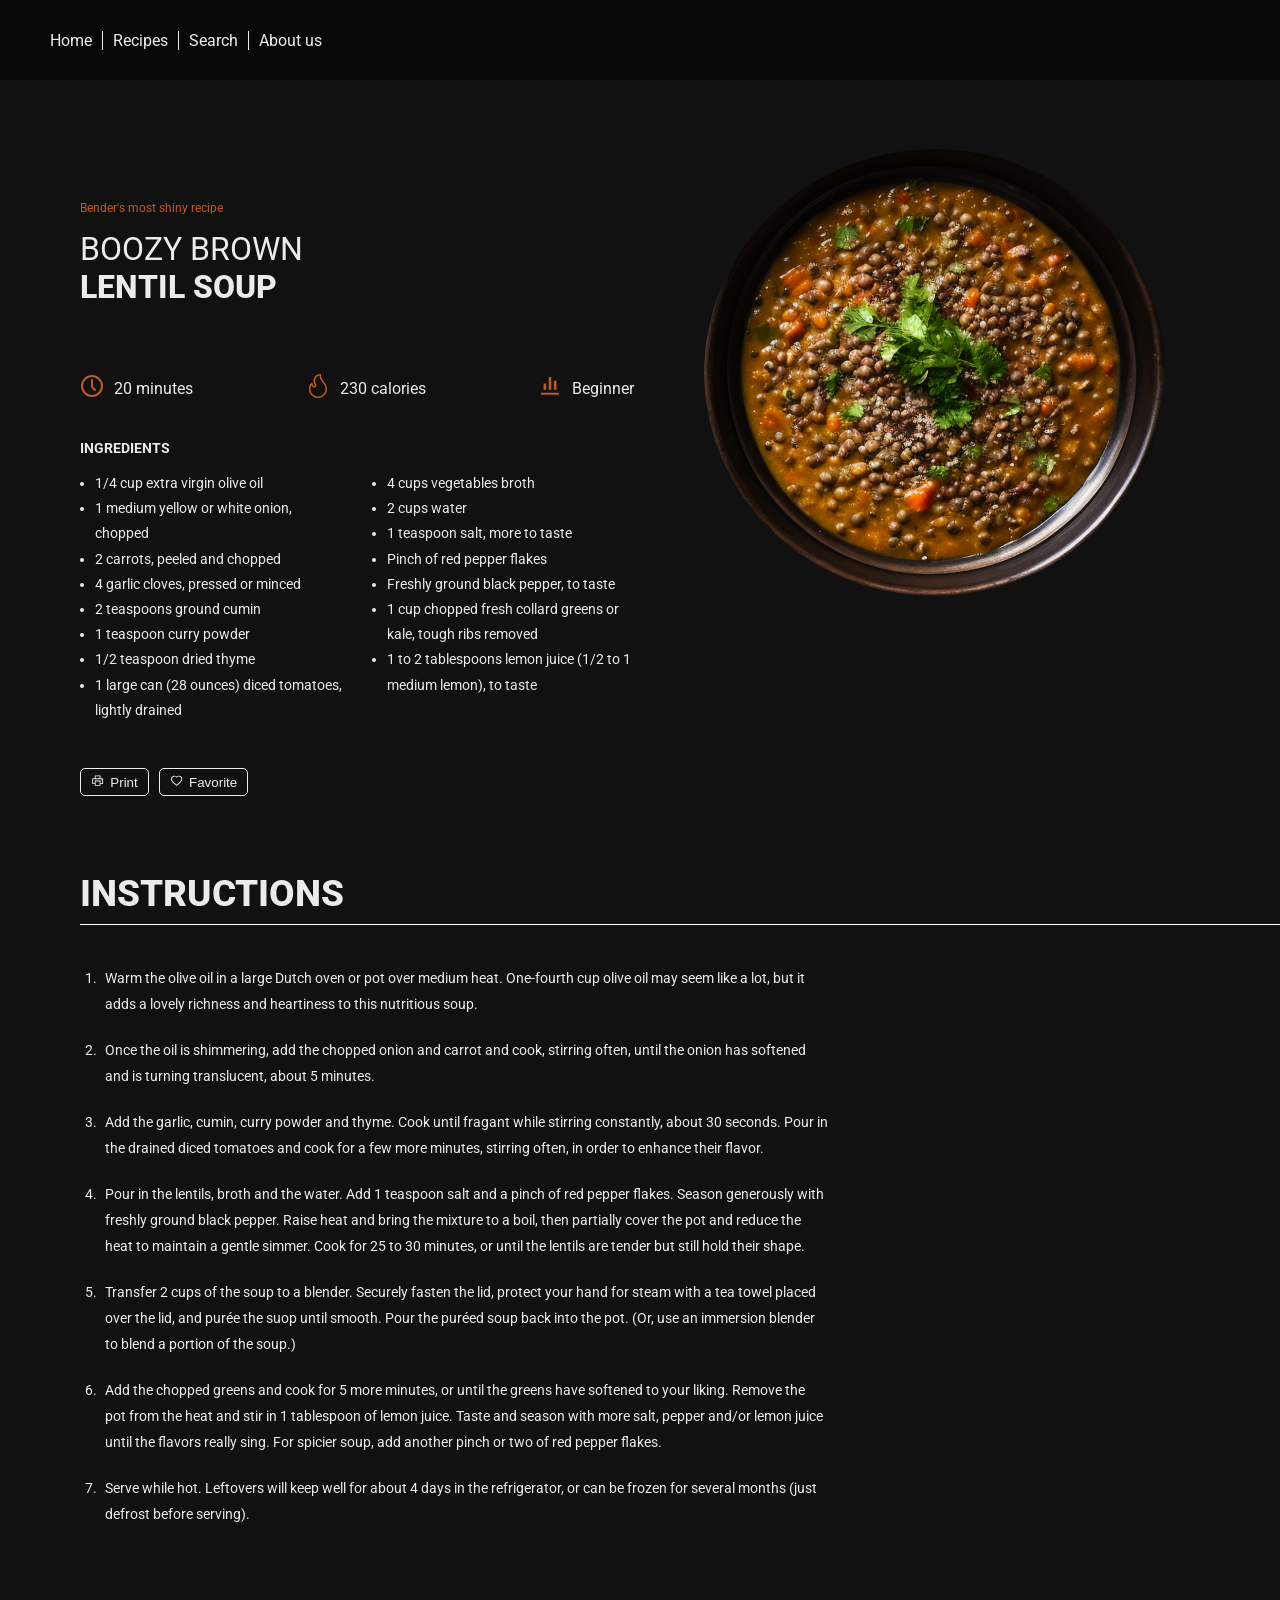
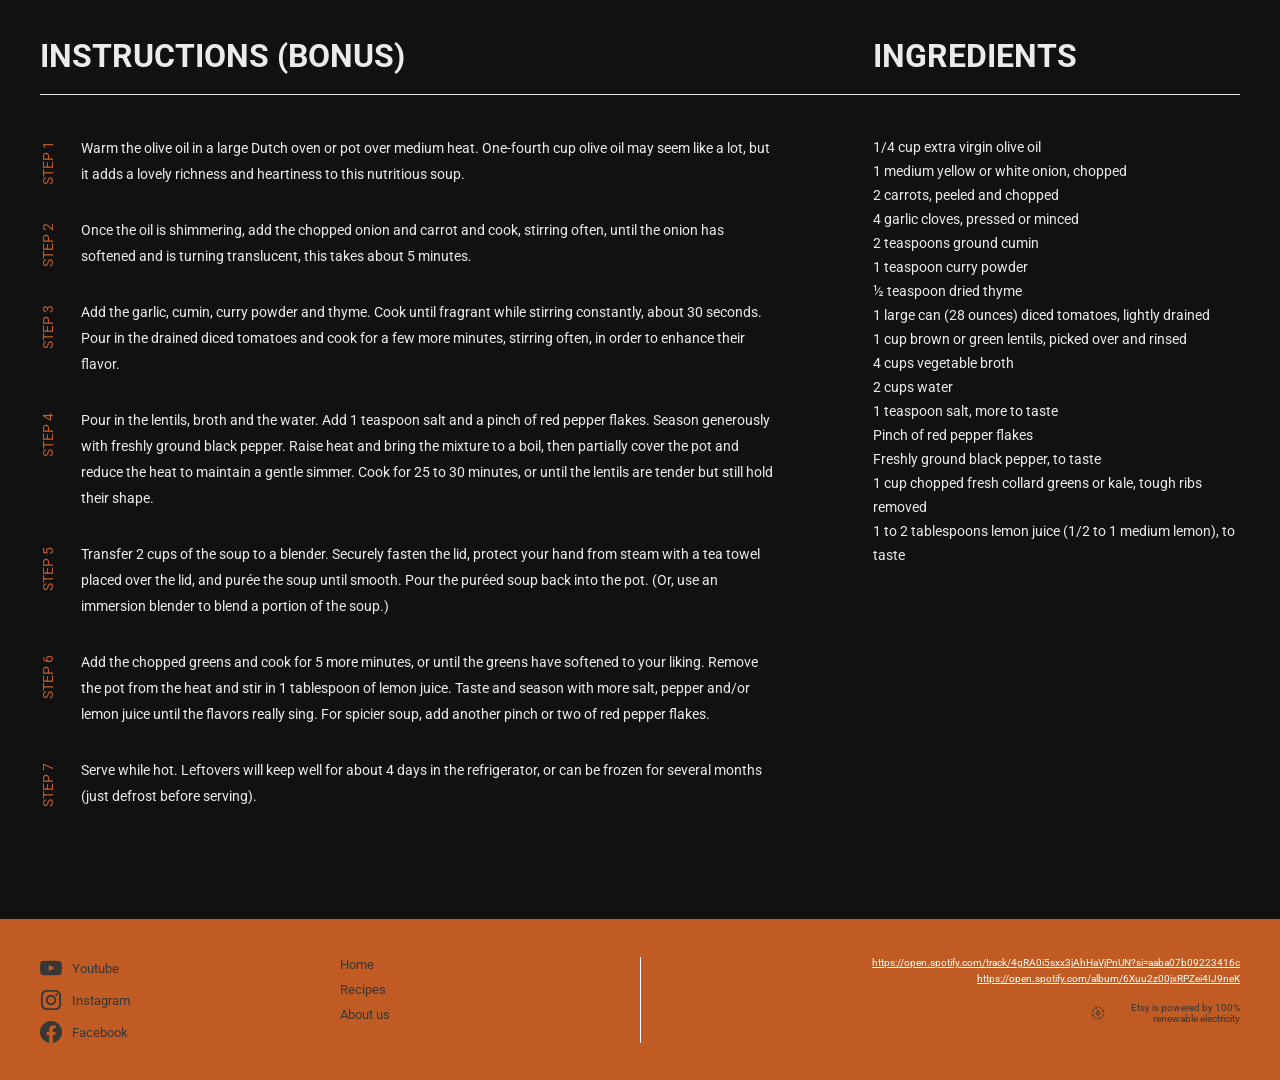
<file: recipes.html>
<!DOCTYPE html>
<html lang="en">

<head>
    <meta charset="UTF-8">
    <meta name="viewport" content="width=device-width, initial-scale=1.0">
    <title>Document</title>

    <link rel="preconnect" href="https://fonts.googleapis.com">
    <link rel="preconnect" href="https://fonts.gstatic.com" crossorigin>
    <link href="https://fonts.googleapis.com/css2?family=Roboto:ital,wght@0,100..900;1,100..900&display=swap"
        rel="stylesheet">

    <link rel="stylesheet" href="css/style.css">

</head>

<body>
    <div class="container">

        <!-- Navigation -->
        <nav class="navigation">
            <div class="menu-container">
                <ul>
                    <li><a href="index.html">Home</a></li>
                    <li><a href="recipes.html">Recipes</a></li>
                    <li><a href="search.html">Search</a></li>
                    <li><a href="about-us.html">About us</a></li>
                </ul>
            </div>
            <div class="hamburger-menu">
                <span><svg xmlns="http://www.w3.org/2000/svg" width="1em" height="1em" viewBox="0 0 16 16">
                        <path d="M0 0h16v16H0z" fill="none" />
                        <path fill="none" stroke="currentColor" stroke-linecap="round" stroke-linejoin="round"
                            stroke-width="1.5" d="m2.75 12.25h10.5m-10.5-4h10.5m-10.5-4h10.5" />
                    </svg>
                </span>
            </div>
        </nav>

        <div class="mobile-menu">
            <ul>
                <li><a class="menu-item" href="index.html">Home</a></li>
                <li><a class="menu-item" href="recipes.html">Recipes</a></li>
                <li><a class="menu-item" href="search.html">Search</a></li>
                <li><a class="menu-item" href="about-us.html">About us</a></li>
            </ul>
        </div>

        <!-- Under menubaren -->

        <!-- Hero section -->
        <section class="recipe-hero">
            <div class="recipe-hero-container">

                <div class="recipe-hero-text">
                    <h1>Bender's most shiny recipe</h1>
                    <h2 class="boozy">BOOZY BROWN</h2>
                    <h2 class="lentil">LENTIL SOUP</h2>








                    <div class="recipe-info">

                        <div class="info-item">
                            <span class="icon">
                                <svg xmlns="http://www.w3.org/2000/svg" width="1em" height="1em" viewBox="0 0 24 24">
                                    <path d="M0 0h24v24H0z" fill="none" />
                                    <g fill="none" stroke="#bf5b23" stroke-linecap="round" stroke-linejoin="round"
                                        stroke-width="2">
                                        <circle cx="12" cy="12" r="10" />
                                        <path d="m15 16l-2.414-2.414A2 2 0 0 1 12 12.172V6" />
                                    </g>
                                </svg>

                            </span>

                            <p>20 minutes</p>

                        </div>

                        <div class="info-item">
                            <span class="icon">
                                <svg xmlns="http://www.w3.org/2000/svg" width="1em" height="1em"
                                    viewBox="0 0 2048 2048">
                                    <path d="M0 0h2048v2048H0z" fill="none" />
                                    <path fill="#bf5b23"
                                        d="M1280 64q0 179 66 330t190 278t190 278t66 330q0 106-27 204t-78 183t-120 156t-155 120t-184 77t-204 28t-204-27t-183-78t-156-120t-120-155t-77-184t-28-204q0-84 18-165t52-155t84-141t113-121q7 38 19 78t28 80t38 76t46 67q20 25 52 25q27 0 45-19t19-46q0-11-3-20t-10-18q-28-41-49-81t-37-82t-23-87t-8-95q0-119 45-224t124-183T992 46t224-46h64zm-256 1856q133 0 249-50t204-137t137-203t50-250q0-151-56-281t-162-236q-130-131-204-289t-88-342q-83 11-153 50t-123 99t-81 135t-29 160q0 78 23 141t68 126q19 26 29 54t11 62q0 40-15 75t-42 61t-61 42t-75 15q-46 0-81-17t-62-46t-48-65t-40-72q-46 73-68 157t-23 171q0 133 50 249t137 204t203 137t250 50" />
                                </svg>


                            </span>

                            <p>230 calories</p>

                        </div>

                        <div class="info-item">
                            <span class="icon">
                                <svg xmlns="http://www.w3.org/2000/svg" width="1em" height="1em" viewBox="0 0 24 24">
                                    <path d="M0 0h24v24H0z" fill="none" />
                                    <path fill="#bf5b23"
                                        d="M8.143 15.857H5.57V9.43h2.572v6.428zm5.143 0h-2.572V3h2.572zm5.142 0h-2.571v-9h2.571z" />
                                    <path fill="#bf5b23" fill-rule="evenodd" d="M21 20.714H3v-2h18z"
                                        clip-rule="evenodd" />
                                </svg>


                            </span>

                            <p>Beginner</p>

                        </div>
                    </div>


                    <div class="ingredients">
                        <h3>Ingredients</h3>

                        <div class="ingredients-container">

                            <ul>
                                <li>1/4 cup extra virgin olive oil</li>
                                <li>1 medium yellow or white onion, chopped</li>
                                <li>2 carrots, peeled and chopped</li>
                                <li>4 garlic cloves, pressed or minced</li>
                                <li>2 teaspoons ground cumin</li>
                                <li>1 teaspoon curry powder</li>
                                <li>1/2 teaspoon dried thyme</li>
                                <li>1 large can (28 ounces) diced tomatoes, lightly drained</li>
                            </ul>

                            <ul>
                                <li>4 cups vegetables broth</li>
                                <li>2 cups water</li>
                                <li>1 teaspoon salt, more to taste</li>
                                <li>Pinch of red pepper flakes</li>
                                <li>Freshly ground black pepper, to taste</li>
                                <li>1 cup chopped fresh collard greens or kale, tough ribs removed</li>
                                <li>1 to 2 tablespoons lemon juice (1/2 to 1 medium lemon), to taste</li>
                            </ul>

                        </div>
                    </div>

                </div>

                <img src="images/boozybrown.png" alt="soup" class="boozybrown">

            </div>

            <div class="buttons-recipe">
               
                <button class="button-recipe">
                    <span class="button-icon">
                        <svg xmlns="http://www.w3.org/2000/svg" width="1em" height="1em" viewBox="0 0 1024 1024">
                            <path d="M0 0h1024v1024H0z" fill="none" />
                            <path fill="currentcolor"
                                d="M820 436h-40c-4.4 0-8 3.6-8 8v40c0 4.4 3.6 8 8 8h40c4.4 0 8-3.6 8-8v-40c0-4.4-3.6-8-8-8m32-104H732V120c0-4.4-3.6-8-8-8H300c-4.4 0-8 3.6-8 8v212H172c-44.2 0-80 35.8-80 80v328c0 17.7 14.3 32 32 32h168v132c0 4.4 3.6 8 8 8h424c4.4 0 8-3.6 8-8V772h168c17.7 0 32-14.3 32-32V412c0-44.2-35.8-80-80-80M360 180h304v152H360zm304 664H360V568h304zm200-140H732V500H292v204H160V412c0-6.6 5.4-12 12-12h680c6.6 0 12 5.4 12 12z"/>
                        </svg>
                    </span>
                    Print
                </button>

                
                    <button class="button-recipe">
                        <span class="button-icon">
                            <svg xmlns="http://www.w3.org/2000/svg" width="1em" height="1em" viewBox="0 0 1024 1024">
                                <path d="M0 0h1024v1024H0z" fill="none" />
                                <path fill="currentcolor"
                                    d="M923 283.6a260 260 0 0 0-56.9-82.8a264.4 264.4 0 0 0-84-55.5A265.3 265.3 0 0 0 679.7 125c-49.3 0-97.4 13.5-139.2 39q-15 9.15-28.5 20.1q-13.5-10.95-28.5-20.1c-41.8-25.5-89.9-39-139.2-39c-35.5 0-69.9 6.8-102.4 20.3c-31.4 13-59.7 31.7-84 55.5a258.4 258.4 0 0 0-56.9 82.8c-13.9 32.3-21 66.6-21 101.9c0 33.3 6.8 68 20.3 103.3c11.3 29.5 27.5 60.1 48.2 91c32.8 48.9 77.9 99.9 133.9 151.6c92.8 85.7 184.7 144.9 188.6 147.3l23.7 15.2c10.5 6.7 24 6.7 34.5 0l23.7-15.2c3.9-2.5 95.7-61.6 188.6-147.3c56-51.7 101.1-102.7 133.9-151.6c20.7-30.9 37-61.5 48.2-91c13.5-35.3 20.3-70 20.3-103.3c.1-35.3-7-69.6-20.9-101.9M512 814.8S156 586.7 156 385.5C156 283.6 240.3 201 344.3 201c73.1 0 136.5 40.8 167.7 100.4C543.2 241.8 606.6 201 679.7 201c104 0 188.3 82.6 188.3 184.5c0 201.2-356 429.3-356 429.3" />
                            </svg>

                        </span>
                        Favorite
                    </button>

                </div>

        </section>

        <section>
            <div class="instruction">
                <h2>Instructions</h2>

                <div class="instruction-container">
                    <ul>
                        <li>Warm the olive oil in a large Dutch oven or pot over medium heat. One-fourth cup olive oil may seem like a lot, but it adds a lovely richness and heartiness to this nutritious soup.</li>
                        <li>Once the oil is shimmering, add the chopped onion and carrot and cook, stirring often, until the onion has softened and is turning translucent, about 5 minutes.</li>
                        <li>Add the garlic, cumin, curry powder and thyme. Cook until fragant while stirring constantly, about 30 seconds. Pour in the drained diced tomatoes and cook for a few more minutes, stirring often, in order to enhance their flavor.</li>
                        <li>Pour in the lentils, broth and the water. Add 1 teaspoon salt and a pinch of red pepper flakes. Season generously with freshly ground black pepper. Raise heat and bring the mixture to a boil, then partially cover the pot and reduce the heat to maintain a gentle simmer. Cook for 25 to 30 minutes, or until the lentils are tender but still hold their shape.</li>
                        <li>Transfer 2 cups of the soup to a blender. Securely fasten the lid, protect your hand for steam with a tea towel placed over the lid, and purée the suop until smooth. Pour the puréed soup back into the pot. (Or, use an immersion blender to blend a portion of the soup.)</li>
                        <li>Add the chopped greens and cook for 5 more minutes, or until the greens have softened to your liking. Remove the pot from the heat and stir in 1 tablespoon of lemon juice. Taste and season with more salt, pepper and/or lemon juice until the flavors really sing. For spicier soup, add another pinch or two of red pepper flakes.</li>
                        <li>Serve while hot. Leftovers will keep well for about 4 days in the refrigerator, or can be frozen for several months (just defrost before serving).</li>
                    </ul>



            
            </div>
        </div>




        </section>

        <!-- Bonus section -->
<section class="recipe-bonus">

    <div class="bonus">
        <h2>Instructions (Bonus)</h2>
        <h2>Ingredients</h2>
    </div>

    <div class="bonus-instructions">

         <div class="bonus-step">
        <span>STEP 1</span>
        <p>
            Warm the olive oil in a large Dutch oven or pot over medium heat. One-fourth cup olive oil may seem like a lot, but it adds a lovely richness and heartiness to this nutritious soup.
        </p>
    </div>

        <div class="bonus-step">
        <span>STEP 2</span>
        <p>
            Once the oil is shimmering, add the chopped onion and carrot and cook, stirring often, until the onion has softened and is turning translucent, this takes about 5 minutes.
        </p>
    </div>

<div class="bonus-step">
        <span>STEP 3</span>
        <p>
            Add the garlic, cumin, curry powder and thyme. Cook until fragrant while stirring constantly, about 30 seconds. Pour in the drained diced tomatoes and cook for a few more minutes, stirring often, in order to enhance their flavor.
        </p>
    </div>

    <div class="bonus-step">
        <span>STEP 4</span>
        <p>
            Pour in the lentils, broth and the water. Add 1 teaspoon salt and a pinch of red pepper flakes. Season generously with freshly ground black pepper. Raise heat and bring the mixture to a boil, then partially cover the pot and reduce the heat to maintain a gentle simmer. Cook for 25 to 30 minutes, or until the lentils are tender but still hold their shape.
        </p>
    </div>

    <div class="bonus-step">
        <span>STEP 5</span>
        <p>
            Transfer 2 cups of the soup to a blender. Securely fasten the lid, protect your hand from steam with a tea towel placed over the lid, and purée the soup until smooth. Pour the puréed soup back into the pot. (Or, use an immersion blender to blend a portion of the soup.)
        </p>
    </div>

    <div class="bonus-step">
        <span>STEP 6</span>
        <p>
            Add the chopped greens and cook for 5 more minutes, or until the greens have softened to your liking. Remove the pot from the heat and stir in 1 tablespoon of lemon juice. Taste and season with more salt, pepper and/or lemon juice until the flavors really sing. For spicier soup, add another pinch or two of red pepper flakes.
        </p>
    </div>

    <div class="bonus-step">
        <span>STEP 7</span>
        <p>
            Serve while hot. Leftovers will keep well for about 4 days in the refrigerator, or can be frozen for several months (just defrost before serving).
        </p>
    </div>




    </div>

    <div class="bonus-ingredients">
    <ul>
    <li>1/4 cup extra virgin olive oil</li>
    <li>1 medium yellow or white onion, chopped</li>
    <li>2 carrots, peeled and chopped</li>
    <li>4 garlic cloves, pressed or minced</li>
    <li>2 teaspoons ground cumin</li>
    <li>1 teaspoon curry powder</li>
    <li>½ teaspoon dried thyme</li>
    <li>1 large can (28 ounces) diced tomatoes, lightly drained</li>
    <li>1 cup brown or green lentils, picked over and rinsed</li>
    <li>4 cups vegetable broth</li>
    <li>2 cups water</li>
    <li>1 teaspoon salt, more to taste</li>
    <li>Pinch of red pepper flakes</li>
    <li>Freshly ground black pepper, to taste</li>
    <li>1 cup chopped fresh collard greens or kale, tough ribs removed</li>
    <li>1 to 2 tablespoons lemon juice (1/2 to 1 medium lemon), to taste</li>
</ul>
    </div>

    </div>

</section>












 <!-- Footer -->
        <footer class="footer">

            <div class="footer_container">

                <div class="footer_socialmedia">
                    <a href="https://www.youtube.com/">
                        <svg xmlns="http://www.w3.org/2000/svg" width="1em" height="1em" viewBox="0 0 24 24">
                            <path d="M0 0h24v24H0z" fill="none" />
                            <g fill="none">
                                <g clip-path="url(#SVGXv8lpc2Y)">
                                    <path fill="currentColor"
                                        d="M23.5 6.507a2.8 2.8 0 0 0-.766-1.27a3.05 3.05 0 0 0-1.338-.742C19.518 4 11.994 4 11.994 4a77 77 0 0 0-9.39.47a3.16 3.16 0 0 0-1.338.76c-.37.356-.638.795-.778 1.276A29 29 0 0 0 0 12c-.012 1.841.151 3.68.488 5.494c.137.479.404.916.775 1.269s.833.608 1.341.743c1.903.494 9.39.494 9.39.494a77 77 0 0 0 9.402-.47a3.05 3.05 0 0 0 1.338-.742a2.8 2.8 0 0 0 .765-1.27A28.4 28.4 0 0 0 24 12.023a26.6 26.6 0 0 0-.5-5.517M9.602 15.424V8.577l6.26 3.424z" />
                                </g>
                                <defs>
                                    <clipPath id="SVGXv8lpc2Y">
                                        <path fill="#fff" d="M0 0h24v24H0z" />
                                    </clipPath>
                                </defs>
                            </g>
                        </svg>


                        Youtube
                    </a>


                    <a href="https://www.instagram.com/">
                        <svg xmlns="http://www.w3.org/2000/svg" width="1em" height="1em" viewBox="0 0 24 24">
                            <path d="M0 0h24v24H0z" fill="none" />
                            <path fill="currentColor" fill-rule="evenodd"
                                d="M7.465 1.066C8.638 1.012 9.012 1 12 1s3.362.013 4.534.066s1.972.24 2.672.511c.733.277 1.398.71 1.948 1.27c.56.549.992 1.213 1.268 1.947c.272.7.458 1.5.512 2.67C22.988 8.639 23 9.013 23 12s-.013 3.362-.066 4.535c-.053 1.17-.24 1.97-.512 2.67a5.4 5.4 0 0 1-1.268 1.949c-.55.56-1.215.992-1.948 1.268c-.7.272-1.5.458-2.67.512c-1.174.054-1.548.066-4.536.066s-3.362-.013-4.535-.066c-1.17-.053-1.97-.24-2.67-.512a5.4 5.4 0 0 1-1.949-1.268a5.4 5.4 0 0 1-1.269-1.948c-.271-.7-.457-1.5-.511-2.67C1.012 15.361 1 14.987 1 12s.013-3.362.066-4.534s.24-1.972.511-2.672a5.4 5.4 0 0 1 1.27-1.948a5.4 5.4 0 0 1 1.947-1.269c.7-.271 1.5-.457 2.67-.511m8.98 1.98c-1.16-.053-1.508-.064-4.445-.064s-3.285.011-4.445.064c-1.073.049-1.655.228-2.043.379c-.513.2-.88.437-1.265.822a3.4 3.4 0 0 0-.822 1.265c-.151.388-.33.97-.379 2.043c-.053 1.16-.064 1.508-.064 4.445s.011 3.285.064 4.445c.049 1.073.228 1.655.379 2.043c.176.477.457.91.822 1.265c.355.365.788.646 1.265.822c.388.151.97.33 2.043.379c1.16.053 1.507.064 4.445.064s3.285-.011 4.445-.064c1.073-.049 1.655-.228 2.043-.379c.513-.2.88-.437 1.265-.822c.365-.355.646-.788.822-1.265c.151-.388.33-.97.379-2.043c.053-1.16.064-1.508.064-4.445s-.011-3.285-.064-4.445c-.049-1.073-.228-1.655-.379-2.043c-.2-.513-.437-.88-.822-1.265a3.4 3.4 0 0 0-1.265-.822c-.388-.151-.97-.33-2.043-.379m-5.85 12.345a3.669 3.669 0 0 0 4-5.986a3.67 3.67 0 1 0-4 5.986M8.002 8.002a5.654 5.654 0 1 1 7.996 7.996a5.654 5.654 0 0 1-7.996-7.996m10.906-.814a1.337 1.337 0 1 0-1.89-1.89a1.337 1.337 0 0 0 1.89 1.89"
                                clip-rule="evenodd" />
                        </svg>

                        Instagram
                    </a>


                    <a href="https://www.facebook.com/">
                        <svg xmlns="http://www.w3.org/2000/svg" width="1em" height="1em" viewBox="0 0 24 24">
                            <path d="M0 0h24v24H0z" fill="none" />
                            <g fill="none">
                                <g clip-path="url(#SVGXv8lpc2Y)">
                                    <path fill="currentColor" fill-rule="evenodd"
                                        d="M0 12.067C0 18.034 4.333 22.994 10 24v-8.667H7V12h3V9.333c0-3 1.933-4.666 4.667-4.666c.866 0 1.8.133 2.666.266V8H15.8c-1.467 0-1.8.733-1.8 1.667V12h3.2l-.533 3.333H14V24c5.667-1.006 10-5.966 10-11.933C24 5.43 18.6 0 12 0S0 5.43 0 12.067"
                                        clip-rule="evenodd" />
                                </g>
                                <defs>
                                    <clipPath id="SVGXv8lpc2Y">
                                        <path fill="#fff" d="M0 0h24v24H0z" />
                                    </clipPath>
                                </defs>
                            </g>
                        </svg>

                        Facebook
                    </a>

                </div>

                <div class="footer_link">
                    <a href="index.html">Home</a>
                    <a href="recipes.html">Recipes</a>
                    <a href="about-us.html">About us</a>
                </div>

                <div class="footer_information">
                    <a
                        href="https://open.spotify.com/track/4gRA0i5sxx3jAhHaVjPnUN?si=aaba07b09223416c">https://open.spotify.com/track/4gRA0i5sxx3jAhHaVjPnUN?si=aaba07b09223416c</a>
                    <a href="https://open.spotify.com/album/6Xuu2z00jxRPZei4IJ9neK"
                        class="spotifyalbum">https://open.spotify.com/album/6Xuu2z00jxRPZei4IJ9neK</a>



                    <p>
                        <svg xmlns="http://www.w3.org/2000/svg" width="1em" height="1em" viewBox="0 0 24 24">
                            <path d="M0 0h24v24H0z" fill="none" />
                            <g fill="none" stroke="currentColor" stroke-linecap="round" stroke-width="1.5">
                                <path
                                    d="M2 10c.78-3.816 3.67-6.87 7.406-7.91c.314-.087.47-.131.555-.038c.085.094.022.248-.102.558L9 4.5M14 2c3.816.78 6.87 3.67 7.91 7.406c.087.314.131.47.038.555c-.094.085-.248.022-.558-.102L19.5 9m2.5 5c-.78 3.816-3.67 6.87-7.406 7.91c-.314.087-.47.131-.555.038c-.085-.094-.022-.248.102-.558L15 19.5M10 22c-3.816-.78-6.87-3.67-7.91-7.406c-.087-.314-.131-.47-.038-.555c.094-.085.248-.022.558.102L4.5 15" />
                                <path stroke-linejoin="round"
                                    d="m8.613 11.665l3.499-4.492c.274-.351.787-.132.787.336v3.476c0 .28.2.508.449.508h1.702c.386 0 .592.514.337.842l-3.499 4.492c-.274.351-.787.132-.787-.336v-3.476c0-.28-.2-.508-.449-.508H8.95c-.386 0-.593-.514-.337-.842" />
                            </g>
                        </svg>

                        Etsy is powered by 100% renewable electricity
                    </p>
                </div>



        </footer>

    </div>

     <script src="js/app.js"></script>

</body>

</html>
</file>
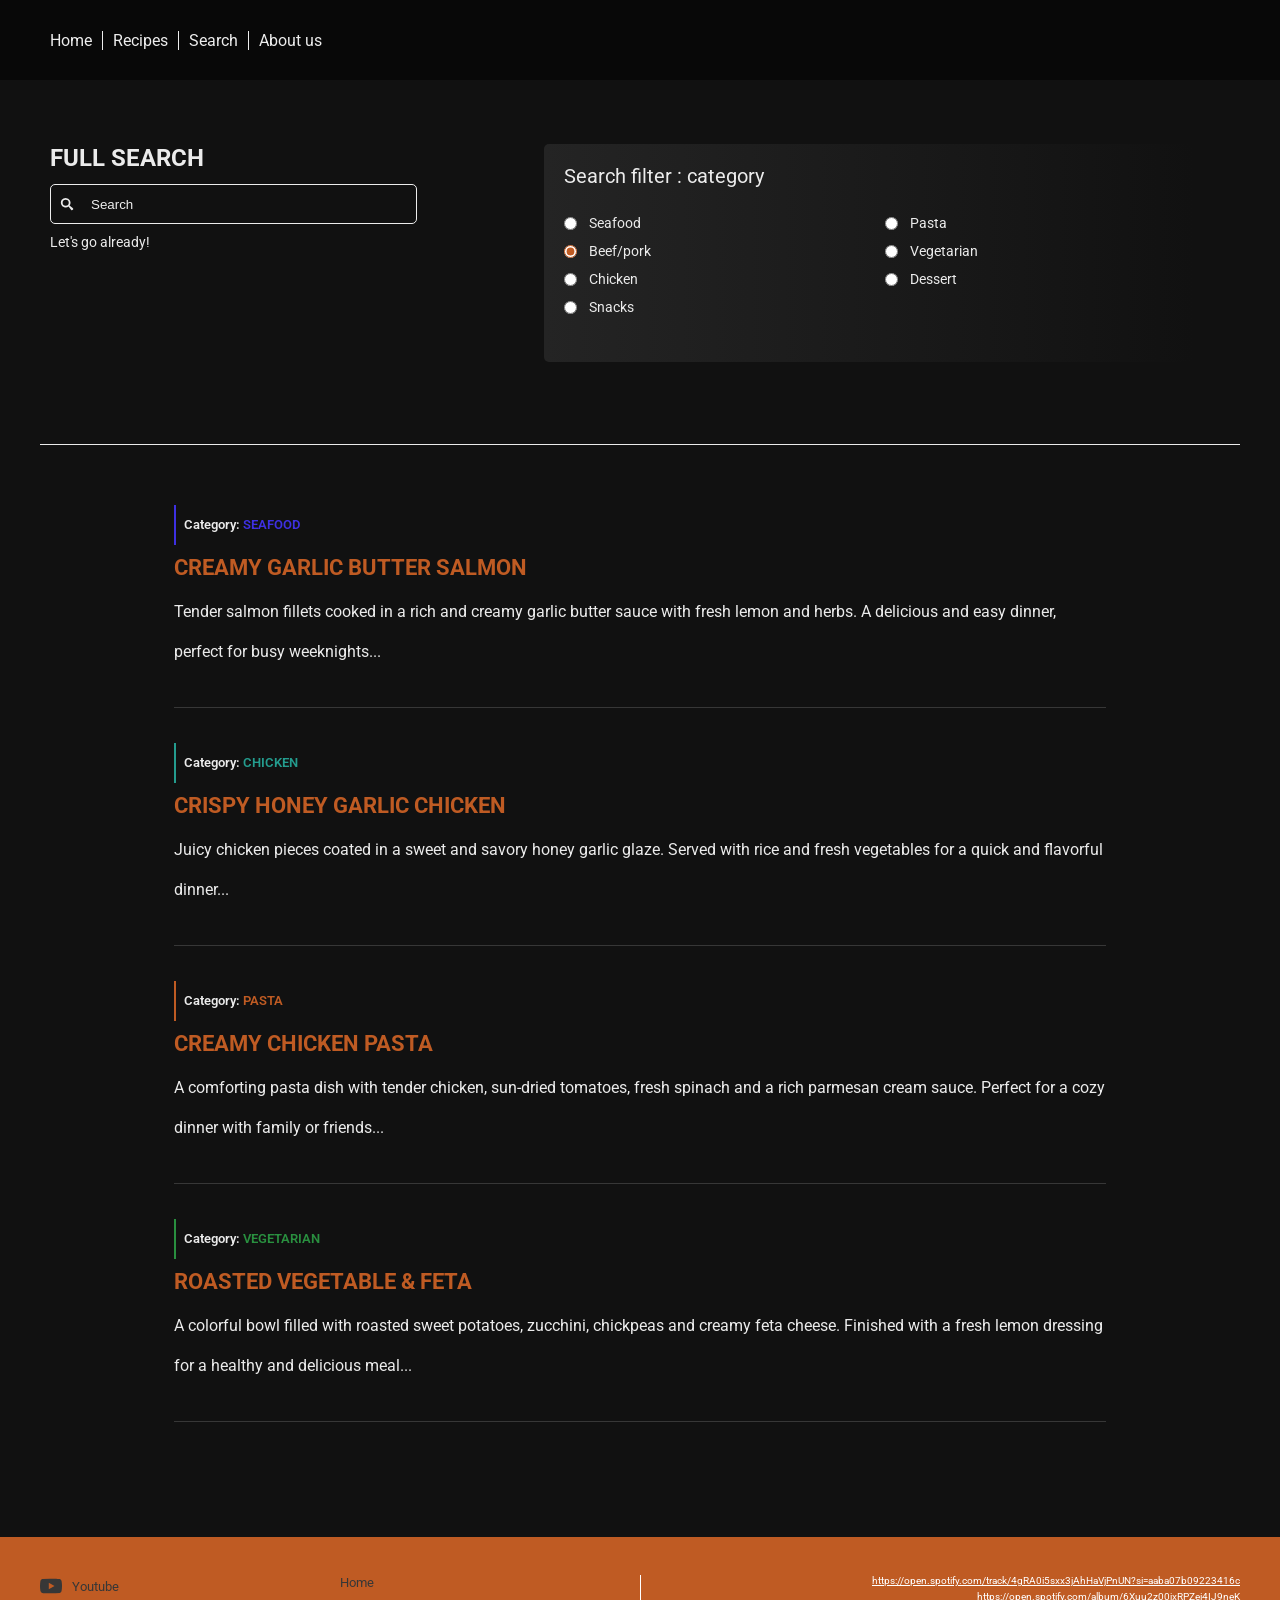
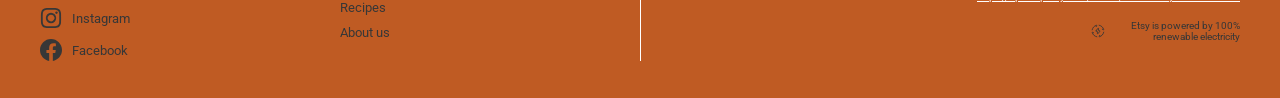
<file: search.html>
<!DOCTYPE html>
<html lang="en">

<head>
    <meta charset="UTF-8">
    <meta name="viewport" content="width=device-width, initial-scale=1.0">
    <title>Document</title>

    <link rel="preconnect" href="https://fonts.googleapis.com">
    <link rel="preconnect" href="https://fonts.gstatic.com" crossorigin>
    <link href="https://fonts.googleapis.com/css2?family=Roboto:ital,wght@0,100..900;1,100..900&display=swap"
        rel="stylesheet">

    <link rel="stylesheet" href="css/style.css">

</head>

<body>

    <div class="container">

        <!-- Navigation -->
        <nav class="navigation">
            <div class="menu-container">
                <ul>
                    <li><a href="index.html">Home</a></li>
                    <li><a href="recipes.html">Recipes</a></li>
                    <li><a href="search.html">Search</a></li>
                    <li><a href="about-us.html">About us</a></li>
                </ul>
            </div>
            <div class="hamburger-menu">
                <span><svg xmlns="http://www.w3.org/2000/svg" width="1em" height="1em" viewBox="0 0 16 16">
                        <path d="M0 0h16v16H0z" fill="none" />
                        <path fill="none" stroke="currentColor" stroke-linecap="round" stroke-linejoin="round"
                            stroke-width="1.5" d="m2.75 12.25h10.5m-10.5-4h10.5m-10.5-4h10.5" />
                    </svg>
                </span>
            </div>
        </nav>

        <div class="mobile-menu">
            <ul>
                <li><a class="menu-item" href="index.html">Home</a></li>
                <li><a class="menu-item" href="recipes.html">Recipes</a></li>
                <li><a class="menu-item" href="search.html">Search</a></li>
                <li><a class="menu-item" href="about-us.html">About us</a></li>
            </ul>
        </div>




        <!-- Search Section -->
        <section class="search-section">

            <div class="search-section-container">

                <div class="search">
                    <h1>Full search</h1>

                    <div class="search-box">
                        <span class="search-icon">
                            <svg xmlns="http://www.w3.org/2000/svg" width="1em" height="1em" viewBox="0 0 16 16">
                                <path d="M0 0h16v16H0z" fill="none" />
                                <path fill="currentColor"
                                    d="M6.5 1a5.5 5.5 0 0 1 4.437 8.749l3.556 2.846a1.351 1.351 0 1 1-1.898 1.898l-2.846-3.556A5.5 5.5 0 1 1 6.5 1m0 2a3.5 3.5 0 1 0 0 7a3.5 3.5 0 0 0 0-7" />
                            </svg>

                        </span>
                        <input type="text" placeholder="Search" name="" class="search-input">
                    </div>


                    <p>Let's go already!</p>


                </div>

                <!--Search filter-->

                <div class="search-filter">
                    <h2>Search filter : category</h2>

                    <div class="filter-option">
                        <label><input type="radio" name="category"> Seafood</label>
                        <label><input type="radio" name="category" checked> Beef/pork</label>
                        <label><input type="radio" name="category"> Chicken</label>
                        <label><input type="radio" name="category"> Snacks</label>

                    </div>

                    <div class="filter-option">
                        <label><input type="radio" name="category"> Pasta</label>
                        <label><input type="radio" name="category"> Vegetarian</label>
                        <label><input type="radio" name="category"> Dessert</label>

                    </div>





                </div>
        </section>

        <!-- Search results -->
        <section class="search-results">
            <div class="search-results-container">

                <div class="search-result">
                    <p class="result-category seafood">Category: <span>SEAFOOD</span></p>

                    <h2>Creamy Garlic Butter Salmon</h2>

                    <p>
                        Tender salmon fillets cooked in a rich and creamy garlic butter sauce with fresh lemon and herbs. A delicious and easy dinner, perfect for busy weeknights...
                    </p>
                </div>

                <div class="search-result">
                    <p class="result-category chicken">Category: <span>CHICKEN</span></p>

                    <h2>Crispy Honey Garlic Chicken</h2>

                    <p>
                        Juicy chicken pieces coated in a sweet and savory honey garlic glaze. Served with rice and fresh vegetables for a quick and flavorful dinner...
                    </p>
                </div>

                <div class="search-result">
                    <p class="result-category pasta">Category: <span>PASTA</span></p>

                    <h2>Creamy Chicken Pasta</h2>

                    <p>
                        A comforting pasta dish with tender chicken, sun-dried tomatoes, fresh spinach and a rich parmesan cream sauce. Perfect for a cozy dinner with family or friends...
                    </p>
                </div>

                <div class="search-result">
                    <p class="result-category vegetarian">Category: <span>VEGETARIAN</span></p>

                    <h2>Roasted vegetable & feta</h2>

                    <p>
                        A colorful bowl filled with roasted sweet potatoes, zucchini, chickpeas and creamy feta cheese. Finished with a fresh lemon dressing for a healthy and delicious meal...
                    </p>
                </div>





            </div>
        </section>











    </div>


    <!-- Footer -->
    <footer class="footer">

        <div class="footer_container">

            <div class="footer_socialmedia">
                <a href="https://www.youtube.com/">
                    <svg xmlns="http://www.w3.org/2000/svg" width="1em" height="1em" viewBox="0 0 24 24">
                        <path d="M0 0h24v24H0z" fill="none" />
                        <g fill="none">
                            <g clip-path="url(#SVGXv8lpc2Y)">
                                <path fill="currentColor"
                                    d="M23.5 6.507a2.8 2.8 0 0 0-.766-1.27a3.05 3.05 0 0 0-1.338-.742C19.518 4 11.994 4 11.994 4a77 77 0 0 0-9.39.47a3.16 3.16 0 0 0-1.338.76c-.37.356-.638.795-.778 1.276A29 29 0 0 0 0 12c-.012 1.841.151 3.68.488 5.494c.137.479.404.916.775 1.269s.833.608 1.341.743c1.903.494 9.39.494 9.39.494a77 77 0 0 0 9.402-.47a3.05 3.05 0 0 0 1.338-.742a2.8 2.8 0 0 0 .765-1.27A28.4 28.4 0 0 0 24 12.023a26.6 26.6 0 0 0-.5-5.517M9.602 15.424V8.577l6.26 3.424z" />
                            </g>
                            <defs>
                                <clipPath id="SVGXv8lpc2Y">
                                    <path fill="#fff" d="M0 0h24v24H0z" />
                                </clipPath>
                            </defs>
                        </g>
                    </svg>


                    Youtube
                </a>


                <a href="https://www.instagram.com/">
                    <svg xmlns="http://www.w3.org/2000/svg" width="1em" height="1em" viewBox="0 0 24 24">
                        <path d="M0 0h24v24H0z" fill="none" />
                        <path fill="currentColor" fill-rule="evenodd"
                            d="M7.465 1.066C8.638 1.012 9.012 1 12 1s3.362.013 4.534.066s1.972.24 2.672.511c.733.277 1.398.71 1.948 1.27c.56.549.992 1.213 1.268 1.947c.272.7.458 1.5.512 2.67C22.988 8.639 23 9.013 23 12s-.013 3.362-.066 4.535c-.053 1.17-.24 1.97-.512 2.67a5.4 5.4 0 0 1-1.268 1.949c-.55.56-1.215.992-1.948 1.268c-.7.272-1.5.458-2.67.512c-1.174.054-1.548.066-4.536.066s-3.362-.013-4.535-.066c-1.17-.053-1.97-.24-2.67-.512a5.4 5.4 0 0 1-1.949-1.268a5.4 5.4 0 0 1-1.269-1.948c-.271-.7-.457-1.5-.511-2.67C1.012 15.361 1 14.987 1 12s.013-3.362.066-4.534s.24-1.972.511-2.672a5.4 5.4 0 0 1 1.27-1.948a5.4 5.4 0 0 1 1.947-1.269c.7-.271 1.5-.457 2.67-.511m8.98 1.98c-1.16-.053-1.508-.064-4.445-.064s-3.285.011-4.445.064c-1.073.049-1.655.228-2.043.379c-.513.2-.88.437-1.265.822a3.4 3.4 0 0 0-.822 1.265c-.151.388-.33.97-.379 2.043c-.053 1.16-.064 1.508-.064 4.445s.011 3.285.064 4.445c.049 1.073.228 1.655.379 2.043c.176.477.457.91.822 1.265c.355.365.788.646 1.265.822c.388.151.97.33 2.043.379c1.16.053 1.507.064 4.445.064s3.285-.011 4.445-.064c1.073-.049 1.655-.228 2.043-.379c.513-.2.88-.437 1.265-.822c.365-.355.646-.788.822-1.265c.151-.388.33-.97.379-2.043c.053-1.16.064-1.508.064-4.445s-.011-3.285-.064-4.445c-.049-1.073-.228-1.655-.379-2.043c-.2-.513-.437-.88-.822-1.265a3.4 3.4 0 0 0-1.265-.822c-.388-.151-.97-.33-2.043-.379m-5.85 12.345a3.669 3.669 0 0 0 4-5.986a3.67 3.67 0 1 0-4 5.986M8.002 8.002a5.654 5.654 0 1 1 7.996 7.996a5.654 5.654 0 0 1-7.996-7.996m10.906-.814a1.337 1.337 0 1 0-1.89-1.89a1.337 1.337 0 0 0 1.89 1.89"
                            clip-rule="evenodd" />
                    </svg>

                    Instagram
                </a>


                <a href="https://www.facebook.com/">
                    <svg xmlns="http://www.w3.org/2000/svg" width="1em" height="1em" viewBox="0 0 24 24">
                        <path d="M0 0h24v24H0z" fill="none" />
                        <g fill="none">
                            <g clip-path="url(#SVGXv8lpc2Y)">
                                <path fill="currentColor" fill-rule="evenodd"
                                    d="M0 12.067C0 18.034 4.333 22.994 10 24v-8.667H7V12h3V9.333c0-3 1.933-4.666 4.667-4.666c.866 0 1.8.133 2.666.266V8H15.8c-1.467 0-1.8.733-1.8 1.667V12h3.2l-.533 3.333H14V24c5.667-1.006 10-5.966 10-11.933C24 5.43 18.6 0 12 0S0 5.43 0 12.067"
                                    clip-rule="evenodd" />
                            </g>
                            <defs>
                                <clipPath id="SVGXv8lpc2Y">
                                    <path fill="#fff" d="M0 0h24v24H0z" />
                                </clipPath>
                            </defs>
                        </g>
                    </svg>

                    Facebook
                </a>

            </div>

            <div class="footer_link">
                <a href="index.html">Home</a>
                <a href="recipes.html">Recipes</a>
                <a href="about-us.html">About us</a>
            </div>

            <div class="footer_information">
                <a
                    href="https://open.spotify.com/track/4gRA0i5sxx3jAhHaVjPnUN?si=aaba07b09223416c">https://open.spotify.com/track/4gRA0i5sxx3jAhHaVjPnUN?si=aaba07b09223416c</a>
                <a href="https://open.spotify.com/album/6Xuu2z00jxRPZei4IJ9neK"
                    class="spotifyalbum">https://open.spotify.com/album/6Xuu2z00jxRPZei4IJ9neK</a>



                <p>
                    <svg xmlns="http://www.w3.org/2000/svg" width="1em" height="1em" viewBox="0 0 24 24">
                        <path d="M0 0h24v24H0z" fill="none" />
                        <g fill="none" stroke="currentColor" stroke-linecap="round" stroke-width="1.5">
                            <path
                                d="M2 10c.78-3.816 3.67-6.87 7.406-7.91c.314-.087.47-.131.555-.038c.085.094.022.248-.102.558L9 4.5M14 2c3.816.78 6.87 3.67 7.91 7.406c.087.314.131.47.038.555c-.094.085-.248.022-.558-.102L19.5 9m2.5 5c-.78 3.816-3.67 6.87-7.406 7.91c-.314.087-.47.131-.555.038c-.085-.094-.022-.248.102-.558L15 19.5M10 22c-3.816-.78-6.87-3.67-7.91-7.406c-.087-.314-.131-.47-.038-.555c.094-.085.248-.022.558.102L4.5 15" />
                            <path stroke-linejoin="round"
                                d="m8.613 11.665l3.499-4.492c.274-.351.787-.132.787.336v3.476c0 .28.2.508.449.508h1.702c.386 0 .592.514.337.842l-3.499 4.492c-.274.351-.787.132-.787-.336v-3.476c0-.28-.2-.508-.449-.508H8.95c-.386 0-.593-.514-.337-.842" />
                        </g>
                    </svg>

                    Etsy is powered by 100% renewable electricity
                </p>
            </div>



    </footer>

 <script src="js/app.js"></script>

</body>

</html>
</file>
<file: css/style.css>
:root {
    /* Dimensions */
    --width-full: 100%;
    --width-12col: 1200px;

    /* Grid settings */
    --grid-gap: 10px;
    --padding-default: 20px;

    /* Colours */
    --background-color-navigation: #00000088;
    --background-color-light: #ededed;
    --background-color-dark-bg: #111111;
    --primary-color: #bf5b23;
    --color-white: #ffffff;
    --color-dark: #373737;
    --color-light: #ebebeb;

    /* Color swatch categories */
    --category-seafood: #3e30e2;
    --category-chicken: #249c8e;
    --category-meats: #d09189;
    --category-veg: #298f3f;
    --category-snacks: #9a951e;
    --category-pasta: #bf5b23;
    --category-desserts: #9374eb;

}

/* data-category attributes */
/*Seafood*/
div[data-category="seafood"] {
    border-left: 1px solid var(--category-seafood);
}

p[data-category="seafood"] {
    color: var(--category-seafood);
}

span[data-category="seafood"] {
    color: var(--category-seafood);
}

/*Vegetarian*/
div[data-category="vegetarian"] {
    border-left: 1px solid var(--category-veg);
}

p[data-category="vegetarian"] {
    color: var(--category-veg);
}

span[data-category="vegetarian"] {
    color: var(--category-veg);
}

/*Pasta*/
div[data-category="pasta"] {
    border-left: 1px solid var(--category-pasta);
}

p[data-category="pasta"] {
    color: var(--category-pasta);
}

span[data-category="pasta"] {
    color: var(--category-pasta);
}


/*Chicken*/
div[data-category="chicken"] {
    border-left: 1px solid var(--category-chicken);
}

p[data-category="chicken"] {
    color: var(--category-chicken);
}

span[data-category="chicken"] {
    color: var(--category-chicken);
}


/*Snacks*/
div[data-category="snacks"] {
    border-left: 1px solid var(--category-snacks);
}

p[data-category="snacks"] {
    color: var(--category-snacks);
}

span[data-category="snacks"] {
    color: var(--category-snacks);
}

/*Beef/pork*/
div[data-category="beef/pork"] {
    border-left: 1px solid var(--category-meats);
}

p[data-category="beef/pork"] {
    color: var(--category-meats);
}

span[data-category="beef/pork"] {
    color: var(--category-meats);
}

/*Desserts*/
div[data-category="desserts"] {
    border-left: 1px solid var(--category-desserts);
}

p[data-category="desserts"] {
    color: var(--category-desserts);
}

span[data-category="desserts"] {
    color: var(--category-desserts);
}

* {
    margin: 0;
    padding: 0;
    box-sizing: border-box;

}

body {
    width: var(--width-full);
    /* 100% */
    font-family: "Roboto", sans-serif;
    height: 100%;
    position: relative;
    background-color: var(--background-color-dark-bg);

}

.container {
    display:grid;
    grid-template-rows:auto;
    gap:var(--grid-gap);
    width:var(--width-full);
}


.navigation, .hero, .image_section, .footer {
    width: var(--width-full); /* Den har fuld vidde */
}

.todays_recipes, .categories, .content_area {
    width: var(--width-12col);
    margin: 0 auto 0 auto;
}

.hamburger-menu {
    display: none;
    color: var(--color-light);
    font-size: 24px;
}

.mobile-menu{
    display:none;
}


.navigation {
    width: var(--width-full);
    height: 80px;
    background-color: var(--background-color-navigation);
    padding: 20px;
    display: flex;
    justify-content: center;
    align-items: center;
    position:absolute;
    top: 0px;
    left: 0;
    z-index: 10;
}

/* For cool floaty later*/
.navigation.fixed {
    position:fixed;
    top:0;
    width:100%;
    z-index: 1000;
}


.menu-container {
    width:var(--width-12col);
}

.menu-container ul {
    display: flex;

}

.menu-container ul li {
    list-style: none;
}

.menu-container a {
    padding: 0 10px;
    text-decoration: none;
    color: var(--background-color-light);
    border-right: 1px solid var(--background-color-light);
}

.menu-container a:hover {
    color: var(--primary-color);
}

.menu-container li:last-child a {
    border-right: none;
}

/* Hero Section */
.hero {
    display: flex;
    justify-content: center;
    color:var(--background-color-light);
    position: relative;
    width: var(--width-full);
    top:0;
    min-height: 600px;
    height: auto;
    margin: 0;
    background-image: url("../images/heroimage.png");
    background-size: cover;
    background-position: center;
}

.hero-container {
    width: var(--width-12col);
    height: 100%;
    display: grid;
    grid-template-columns: repeat(12, 1fr);
    grid-template-rows: auto auto auto;
    gap: var(--grid-gap);
}

.hero-text {
    grid-column: 1 / span 4; /* spanning over 4 columns */ 
    grid-row: 1;
    margin-top: 200px;
}

.hero-text h4, h6 {
    padding:0;
    margin:0;
}

.hero-text h4 {
    font-weight: 400;
    font-size: 34px;
    text-transform: uppercase;
}

.hero-text h6 {
    font-weight: 400;
    font-size: 12px;
    text-transform: uppercase;
}

.hero-search {
    grid-column: 2 / span 3;
    grid-row: 2;
    margin-top: 50 px;
}

.search-box {
    position:relative;
    display: flex;
    align-items: center;
}

.search-input {
    padding: 10px 20px 10px 40px;
    background-color: transparent;
    border-radius: 5px;
    border: 1px solid var(--background-color-light);
    outline:none;
    color: var(--background-color-light);
}

.search-input::placeholder {
    color: var(--background-color-light);
}

.search-icon {
    position: absolute;
    left: 10px;
    font-size: 24px;
    display: flex;
    align-items: center;
}


/* Todays recipes stuff start */
.todays_recipes, .content_area {
    height: fit-content;
    width: var(--width-12col);
    display:grid;
    grid-template-rows: 130px auto;
    grid-template-columns: 1fr;
    gap:var(--grid-gap);
}

.todays_recipes_content_block_image {
    height: 200px;
    display: flex;
    justify-content: center;
    align-items: center;
}

.todays_recipes_content_block_image img{
height: 200px;
width: 100%;
background-size: cover;
background-position: center;
}

.todays_recipes_content_block_image .crab-image {
    height: 129px;
    width: 129px;
    object-fit: contain;
    display: block;
    margin: 35px auto;
}

.crab-background {
    background-color: var(--color-dark);
    border-radius: 5px 5px 0 0;
}

.chicken-image {
    border-radius: 5px 5px 0 0;
}

.todays_recipes_content_block_image .dessert-image {
    width: 154px;
    height: 124px;
    object-fit: contain;
    display: block;
    margin: 0;
}

.todays_recipes_content_block_image .beefpork-image {
   height: 129px;
    width: 129px;
    object-fit: contain;
    display: block;
    margin: 35px auto; 
}

.beefpork-background {
    background-color: var(--color-dark);
    border-radius: 5px 5px 0 0;
}

.todays_recipes_headline {
    height: 60px;
    color: var(--color-white);
    border-bottom: 1px solid var(--color-white);
    display: flex;
    justify-content: flex-start;
    align-items: center;
    font-size: 37px;
    text-transform: uppercase;
    font-weight: 700;
    margin-top: 70px;
}

.todays_recipes_content {
    display: grid;
    grid-template-columns: repeat(4, 1fr);
    gap: var(--grid-gap);
    height: fit-content ;
    width: var(--width-12col);
}

.todays_recipes_content_block {
    background-color: var(--background-color-light);
    border-radius: 5px;
    display: flex;
    flex-direction: column;
    position: relative;
}

.todays_recipes_content_block_text {
    padding: 20px;
    color: var(--color-dark);
    display: flex;
    flex-direction: column;
    justify-content: space-between;
    flex: 1;
}

.todays_recipes_content_block_text h5 {
    font-weight: 700;
    font-size: 20px;
    margin-bottom: 10px;
    text-transform: uppercase;
}

.todays_recipes_content_block_text p {
    font-size: 16px;
}

.todays_recipes_content_bottom_area {
    display: flex;
    justify-content: space-between;
    margin: 20px 0 0 0;
}

.todays_recipes_content_bottom_area_left {
    display: flex;
    justify-content: space-between;
    padding: 0 0 0 10px;
    flex-direction: column;
}

.todays_recipes_content_bottom_area.left p {
    font-size: 14px;
    font-weight: 400;
    text-transform: uppercase;
}


.todays_recipes_content_bottom_area_right button {
    background-color: var(--color-dark);
    border: 1px solid var(--background-color-light);
    border-radius: 5px;
    padding: 8px 16px;
    font-size: 14px;
    font-weight: 400;
    cursor: pointer;
}

.todays_recipes_content_bottom_area_right button a {
    color: var(--color-white);
    text-decoration: none;
    text-transform: uppercase;
    font-size: 12px;
    transition: 0.3s;
}

.todays_recipes_content_bottom_area_right button a:hover {
    color: var(--primary-color);
}

.categories {
    width: var(--width-12col);
}

.categories_content {
    display: flex;
    background-color: var(--background-color-light);
    gap: var(--grid-gap);
    padding: 20px 0;
    border-radius: 5px;
    margin: 10px auto;
    justify-content: space-evenly;
}

.categories_content_block {
    display: flex;
    justify-content: center;
    align-items: center;
    font-size: 16px;
    font-weight: 700;
    text-transform: uppercase;
    flex-direction: column;
}

.categories_content_block svg {
    font-size: 40px;
    
}

/* image section start */
.image_section {
    width: var(--width-full);
    height: 400px;
    display: flex;
    justify-content: center;
    background-image: url("../images/vegetable.jpg");
    background-size: cover;
    background-position: center;
    clip-path: polygon(0 0, 100% 17%, 100% 100%, 0% 100%);
}

.image_section_controller {
    width: var(--width-12col);
    display: grid;
    grid-template-columns: repeat(12, 1fr);
    grid-template-rows: 100px auto 50px;
}

.image_section_box {
    grid-row:2;
    background-color: var(--background-color-light);
    grid-column: 9 / span 4;
    height: fit-content;
    padding: 30px;
    border-radius: 5px;
}

.image_section_box h4 {
    color: var(--primary-color);
    text-transform: uppercase;
    font-size: 22px;
    margin-bottom: 15px;
}

.image_section_box p1 {
    color: var(--color-dark);
    font-size: 16px;
}

/*In the kitchen*/
.content_area_container {
    display: grid;
    grid-template-columns: repeat(12, 1fr);
    padding-bottom: 241px;
}

.content_area_container_box {
    grid-column: span 6;
    height: 380px;
    background-color: var(--background-color-light);
}

.text-box {
    padding: 79px 40px 0 104px;
}

.text-box h5 {
    font-size: 16px;
    color: var(--color-dark);
    margin-bottom: 11px;
    border-left: 2px solid var(--primary-color);
    padding-left: 10px;
}

.text-box h3 {
    font-size: 22px;
    color: var(--primary-color);
    margin-bottom: 14px;
    text-transform: uppercase;
}

.text-box p {
    font-size: 16px;
    color: var(--color-dark);
    line-height: 100%;
}

.text-box button {
    width: 179px;
    height: 40px;
    margin-top: 45px;
    background-color: var(--color-dark);
    color: var(--color-white);
    border-radius: 5px;
    padding: 8px 16px;
    font-size: 18px;
    cursor: pointer;
    transition: background-color 0.3s ease;
    text-transform: uppercase;
    border: 1px solid var(--background-color-light);
}

.content_area button:hover {
    background-color: var(--primary-color);
}

.content_area_container_box img {
    width: 100%;
    height: 100%;
    object-fit: cover;
    display: block;
}





/* Recipes */

.recipe-hero-text {
    margin-left: 80px;
    margin-top: 201px;
    margin-bottom: 15px;
}

.recipe-hero-text h1 {
    font-size: 12px;
    font-weight: 400;
    width: 367px;
    color: var(--primary-color);
    margin-bottom: 15px;
}

.boozy {
    color: var(--color-light);
    font-size: 32px;
    font-weight: 400;
    text-transform: uppercase;
}

.lentil {
    color: var(--color-light);
    font-size: 32px;
    font-weight: 800;
    text-transform: uppercase;
}

.recipe-hero-container {
    display: flex;
    justify-content: space-between;
    align-items: flex-start;
}


.boozybrown {
    width: 461px;
    height: 447px;
    border-radius: 50%;
    object-fit: cover;
    display: block;
    margin-right: 115px;
    margin-top: 149px;
    

}

.recipe-info {
    justify-content: space-between;
    display: flex;
    align-items: center;
    width: 554px;
    height: 24px;
    margin-top: 70px;
    
}

.info-item {
    display: flex;
    align-items: center;
    gap: 10px;
}

.info-item p {
    color: var(--color-light);
}

.info-item svg {
    width: 24px;
    height: 24px;
}

.ingredients {
    margin-top: 40px;
    color: var(--color-light);
    width: 554px;
}

.ingredients h3 {
    font-size: 14px;
    margin-bottom: 15px;
    text-transform: uppercase;
}

.ingredients-container {
    display: flex;
    gap: 30px;
    width: 100%;
}

.ingredients-container ul {
    width: 50%;
    font-size: 14px;
    line-height: 1.8;
    margin-left: 15px;
}

.buttons-recipe {
    display: flex;
    gap: 10px;
    margin-top: 30px;
    margin-left: 80px;
}

.button-recipe {
    background-color: transparent;
    border-radius: 5px;
    border: 1px solid var(--background-color-light);
    outline:none;
    color: var(--background-color-light);
    display: flex;
    align-items: center;
    gap: 6px;
    padding: 5px 10px;
    cursor: pointer;
    transition: background-color 0.3s ease;
}

.button-recipe:hover {
    background-color: var(--primary-color);
    border-color: var(--primary-color);
    color: var(--color-light);
}

.instruction {
    color: var(--color-light);
    margin-left: 80px;
    margin-top: 66px;
}

.instruction h2 {
    font-size: 37px;
    font-weight: 800;
    text-transform: uppercase;
    padding-bottom: 9px;
    border-bottom: 1px solid var(--color-white);
    
} 

.instruction ul {
    font-size: 14px;
    line-height: 26px;
    margin-top: 40px;
    list-style: decimal;
    padding-left: 20px;
    width: 748px;
}

.instruction ul li {
    margin-bottom: 20px;
    padding-left: 5px;
}

/* Bonus section */

.recipe-bonus {
    width: var(--width-12col);
    margin: 80px auto;
    display: grid;
    grid-template-columns: 2fr 1fr;
    column-gap: 100px;
    row-gap: 40px;
}

.recipe-bonus h2 {
    color: var(--color-light);
    font-size: 32px;
    text-transform: uppercase;
    padding-bottom: 10px;
    
}

.bonus {
    grid-column: 1 / -1;
    display: grid;
    grid-template-columns: 2fr 1fr;
    gap: 100px;
    border-bottom: 1px solid var(--color-light);
    padding-bottom: 9px;
}

.bonus-step {
    display: flex;
    gap: 25px;
    margin-bottom: 30px;
    align-items: flex-start;
}

.bonus-step span {
    color: var(--primary-color);
    writing-mode: vertical-rl;
    transform: rotate(180deg);
    font-size: 14px;
    margin-top: 6px;
}

.bonus-step p {
    color: var(--color-light);
    font-size: 14px;
    line-height: 26px;
    margin: 0;
    
}

.bonus-ingredients ul {
    list-style: none;
    padding: 0;
    margin: 0;
}

.bonus-ingredients li {
    color: var(--color-light);
    font-size: 14px;
    line-height: 24px;
    font-weight: 400;
}


/* Search */

.search-section {
    padding-top: 144px;
}

.search-section-container {
    width: var(--width-12col);
    margin: 0 auto;
    display: grid;
    grid-template-columns: repeat(12, 1fr);
    gap: var(--grid-gap);
    border-bottom: 1px solid var(--color-light);
    padding-bottom: 52px;
}

.search-section-container h1 {
    font-size: 24px;
    text-transform: uppercase;
    color: var(--color-light);
    padding-bottom: 12px;
}

.search {
    grid-column: 1 / span 4;
    margin-left: 10px;
}

.search p {
    font-size: 14px;
    color: var(--color-light);
    margin-top: 10px;
    margin-bottom: 142px;
}

.search .search-box {
    width: 367px;
}

.search .search-input {
    width: 100%;
    height: 40px;
    box-sizing: border-box;
}

.search-icon svg {
    width: 14px;
    height: 14px;
    color: var(--color-light);
}

.search-filter {
    grid-column: 6 / span 7;
    width: 649px;
    height: 218px;
    box-sizing: border-box;
    background: linear-gradient(to right, #242424, #111111);
    color: var(--color-light);
    border-radius: 5px;
    padding: 20px;
    display: grid;
    grid-template-columns: repeat(2, 1fr);
    column-gap: 33px;
   
}

.search-filter h2 {
    grid-column: 1 / span 2;
    font-size: 20px;
    font-weight: 400;
    margin: 0;
}

.filter-option {
    display: flex;
    flex-direction: column;
    gap: 12px;
}

.filter-option label {
    display: flex;
    align-items: center;
    gap: 12px;
    font-size: 14px;
}

.filter-option input {
    accent-color: var(--primary-color);
}

.search-results {
    width: var(--width-12col);
    margin: 0 auto;
    padding-top: 50px;
    padding-bottom: 80px;
}

.search-results-container {
    max-width: 932px;
    margin-left: 80px;
    margin: 0 auto;
}

.search-result {
    padding-bottom: 35px;
    margin-bottom: 35px;
    border-bottom: 1px solid var(--color-dark);
}

.search-result h2 {
    color: var(--primary-color);
    font-size: 22px;
    font-weight: 700;
    text-transform: uppercase;
    margin-top: 10px;
    margin-bottom: 12px;
}

.search-result p {
    color: var(--color-light);
    font-size: 16px;
    line-height: 40px;
}

.search-result .result-category {
    color: var(--color-light);
    font-size: 13px;
    font-weight: 600;
    border-left: 2px solid;
    padding-left: 8px;
}

/* Seafood */
.result-category.seafood {
    border-color: var(--category-seafood);
}

.result-category.seafood span {
    color: var(--category-seafood);
}

/* Chicken */
.result-category.chicken {
    border-color: var(--category-chicken);
}

.result-category.chicken span {
    color: var(--category-chicken);
}

/* Pasta */
.result-category.pasta {
    border-color: var(--category-pasta);
}

.result-category.pasta span {
    color: var(--category-pasta);
}

/* Vegetarian */
.result-category.vegetarian {
    border-color: var(--category-veg);
}

.result-category.vegetarian span {
    color: var(--category-veg);
}


 

/* About us page start */

.about-hero {
    width: var(--width-12col);
    margin: 0 auto;
    padding-top: 80px;
    padding-bottom: 80px;
    display: grid;
    grid-template-columns: 1fr 1fr;
    align-items: center;
    gap: 60px;
}

.about-hero-text h1 {
    font-size: 64px;
    color: var(--color-light);
    margin-bottom: 20px;
    text-transform: uppercase;
}

.about-hero-text p {
    color: var(--color-light);
    font-size: 18px;
    line-height: 1.6;
    max-width: 500px;
}


.about-hero-image {
    display: flex;
    justify-content: center;
    align-items: center;
}

.about-hero-image img {
    width: 420px;
    height: 420px;
    border-radius: 50%;
    object-fit: cover;
    display: block;
}

.about-quote {
    width: var(--width-12col);
    margin: 0 auto;
    padding: 60px 0;
    border-top: 1px solid var(--color-light);
    border-bottom: 1px solid var(--color-light);
    text-align: center;
    color: var(--color-light);
}

.about-icon {
    display: flex;
    justify-content: center;
    margin-top: 40px;
    margin-bottom: 60px;
}

.about-icon svg {
    width: 110px;
    height: 110px;
}



.about-information {
    width: 950px;
    max-width: 100%;
    margin: 60px auto;
    padding: 40px;
    background-color: var(--color-light);
    border-radius: 10px;
    display: flex;
    align-items: center;
    gap: 35px;
}

.about-information-image img {
    width: 180px;
    height: 180px;
    border-radius: 50%;
    object-fit: cover;
}

.about-information-text {
    flex: 1;
    text-align: center;
    color: #111111;
}

.about-information-text h2 {
    font-size: 24px;
    font-weight: 700;
    margin-bottom: 15px;
}

.about-information-text p {
    font-size: 16px;
    line-height: 24px;
    margin-bottom: 12px;
}

/* FAQ section */

.about-faq {
    width: 750px;
    max-width: 90%;
    margin: 80px auto;
}

.about-faq h2 {
    color: var(--color-light);
    font-size: 24px;
    font-weight: 400;
    text-align: center;
    margin-bottom: 20px;
}

.about-faq .faq-box {
    border: 1px solid var(--color-light);
    padding: 20px 25px;
    margin-bottom: 20px;
    cursor: pointer;
    transition: background-color 0.3s ease;
}

.about-faq .faq-box p {
    color: var(--color-light);
    font-size: 18px;
    margin: 0;
}

.about-faq .faq-box:hover {
    background-color: var(--primary-color);
}

.about-newsletter {
    width: 730px;
    max-width: 90%;
    margin: 80px auto;
    text-align: center;
    color: var(--color-light);
}

.about-newsletter h2 {
    font-size: 24px;
    font-weight: 400;
    text-transform: uppercase;
    margin-bottom: 10px;
}

.about-newsletter p {
    font-size: 18px;
    line-height: 26px;
    margin-bottom: 20px;
}

.newsletter-form input {
    display: block;
    width: 100%;
    height: 90px;
    padding: 20px;
    margin-bottom: 15px;
    background-color: var(--background-color-light);
    border: none;
    font-size: 20px;
    box-sizing: border-box;
}

.newsletter-form button {
    width: 100%;
    height: 90px;
    background-color: var(--primary-color);
    border: none;
    font-size: 20px;
    cursor: pointer;
    transition: background-color 0.3s ease;
}

.newsletter-form button:hover {
    background-color: var(--background-color-light);
}

.about-newsletter .newsletter-info {
    font-size: 14px;
    line-height: 20px;
    margin-top: 15px;
}

/* Footer starter her */

.footer {
    background-color: var(--primary-color);
    min-height: 147px;
}

.footer_container {
    width: var(--width-12col);
    margin: 0 auto;
    display: grid;
    grid-template-columns: repeat(12, 1fr);
    grid-column: 0;
    padding-top: 38px;
    padding-bottom: 37px;
}

.footer_socialmedia {
grid-column: span 3;
}

.footer_links {
    grid-column: span 3;
}

.footer_socialmedia, .footer_link {
    display: flex;
    flex-direction: column;
    gap: 10px;
}

.footer_socialmedia a {
    color: var(--color-dark);
    font-size: 13px;
    display: flex;
    align-items: center;
    gap: 10px;
    text-decoration: none;
}

.footer_socialmedia svg {
    width: 22px;
    height: 22px;
}

.footer_link a {
    color: var(--color-dark);
    text-decoration: none;
    font-size: 13px;
}

.footer_information {
    grid-column: 7 / span 6;
    text-align: right;
    border-left: 1px solid var(--color-white);
    padding-left: 20px;
}

.footer_information a {
    color: var(--color-white);
    display: block;
    text-decoration: underline;
    font-size: 10px;
}

.footer_information p {
    font-size: 10px;
    color: var(--color-dark);
    margin-top: 18px;
    margin-left:auto;
    display: flex;
    align-items: center;
    justify-content: flex-end;
    gap: 10px;
    width: 149px;
}

.footer_information svg {
    width: 22px;
    height: 22px;
}

.spotifyalbum {
    margin-top: 5px;
}







/* Responsive web design (mobile) : Allti' ned'est */
/* RMD start */
@media (width <= 768px) {
    :root { 
        --width-12col: 100%;
    }
    
   /*body*/

    .menu-container {
        display:none;

    }

    .hamburger-menu {
        display:block;
    }

    .mobile-menu {
        position:fixed;
        top: 0;
        right: 0;
        height: 100%;
        background-color: var(--color-dark);
        box-shadow: -2px 0 5px #00000080;
        transform: translateX(100%);
        z-index: 1000;
        display: block;
        transition: transform 0.8s ease-in-out, opacity 0.8s ease-in-out;
    }

    .mobile-menu.open {
        visibility: visible;
        opacity: 1;
        transform: translateX(0);
        transition: transform 0.8s ease-in-out, opacity 0.8s ease-in-out;
    }

    .mobile-menu ul {
        padding: 0;
    }

    .mobile-menu ul li {
        list-style: none;
        text-decoration: none;
        padding: 15px;
    }

    .mobile-menu ul li a {
        color: var(--color-light);
        text-decoration: none;
    }

    .mobile-menu .menu-item {
        display: block;
        padding: 15px;
        font-weight: 700;
        text-transform: uppercase;
    }


 .hero-text {
    grid-column: 3 / span 8; /* spanning over 4 columns */ 


}
.hero-search {
    grid-column: 3 / span 8;

}
 .search-input {
    width:100%;
 }



    .todays_recipes {
       width: 90%;
    }

    .todays_recipes_content {
        grid-template-columns: repeat(1, 1fr);
        
    }

    .categories_content {
        flex-wrap: wrap;
        justify-content: flex-start;
    }
    
    .categories_content_block {
        width: 30%;
        margin: 5px;
    }
 
   

    .todays_recipes_headline {
        font-size: 30px;
    } 
 
     .image_section {
        display:none;
    } 

    /* In the kitchen - mobile */

.content_area {
    width: 90%;
    margin: 0 auto;
}

.content_area_container {
    display: grid;
    grid-template-columns: 1fr;
}

.content_area_container_box {
    width: 100%;
}

.content_area_container_box img {
    width: 100%;
    height: auto;
}

/* Footer mobile */

.footer_container {
    display: flex;
    flex-direction: column;
    gap: 25px;
    width: 90%;
    margin: 0 auto;
    padding: 30px 0;
}

.footer_container > div {
    width: 100%;
}

.footer_information {
    text-align: left;
    overflow-wrap: anywhere;
}

/* Recipes - mobile */

.recipe-hero-container {
    flex-direction: column;
    width: 90%;
    margin: 0 auto;
}

.recipe-hero-text {
    width: 100%;
    margin: 30px 0;
}

.suop-image {
    width: 300px;
    height: 300px;
    margin: 30px auto;
}

.recipe-info {
    width: 100%;
    height: auto;
    flex-wrap: wrap;
    gap: 20px;
}

.ingredients {
    width: 100%;
}

.ingredients-container {
    flex-direction: column;
    gap: 15px;
}

.ingredients-container ul {
    width: 100%;
}

.buttons-recipe {
    margin-left: 5%;
}

.instruction {
    width: 90%;
    margin: 40px auto;
}

.instruction h2 {
    font-size: 30px;
}

.instruction ul {
    width: 100%;
}

/* Recipe bonus - mobile */

.recipe-bonus {
    width: 90%;
    grid-template-columns: 1fr;
    gap: 40px;
    margin: 50px auto;
}

.bonus-instructions {
    width: 100%;
    grid-column: 1;
}

.bonus-ingredients {
    width: 100%;
    grid-column: 1;
}

.bonus-step {
    gap: 15px;
    margin-bottom: 25px;
}

.bonus-step p {
    font-size: 14px;
    line-height: 22px;
}

.recipe-bonus h2 {
    font-size: 24px;
}

/* About us - mobile */

/* About Us - mobile */

.about-hero {
    width: 90%;
    grid-template-columns: 1fr;
    gap: 30px;
    padding: 40px 0;
}

.about-hero-text h1 {
    font-size: 40px;
}

.about-hero-image img {
    width: 260px;
    height: 260px;
}

/* Quote */

.about-quote {
    width: 90%;
    padding: 30px 0;
}

.about-quote p {
    width: 100%;
    font-size: 16px;
    line-height: 24px;
}

/* Information box */

.about-information {
    width: 90%;
    flex-direction: column;
    padding: 25px;
    gap: 20px;
}

.about-information-image img {
    width: 160px;
    height: 160px;
}

.about-text {
    text-align: center;
}

/* FAQ */

.about-faq {
    width: 90%;
    margin: 50px auto;
}

.about-faq h2 {
    font-size: 22px;
}

.about-faq .faq-box {
    padding: 15px;
}

/* Newsletter */

.about-newsletter {
    width: 90%;
    margin: 50px auto;
}

.about-newsletter h2 {
    font-size: 22px;
}

.about-newsletter p {
    font-size: 16px;
}

.newsletter-form input {
    width: 100%;
    height: 60px;
}

.newsletter-form button {
    width: 100%;
    height: 60px;
}


}
</file>
